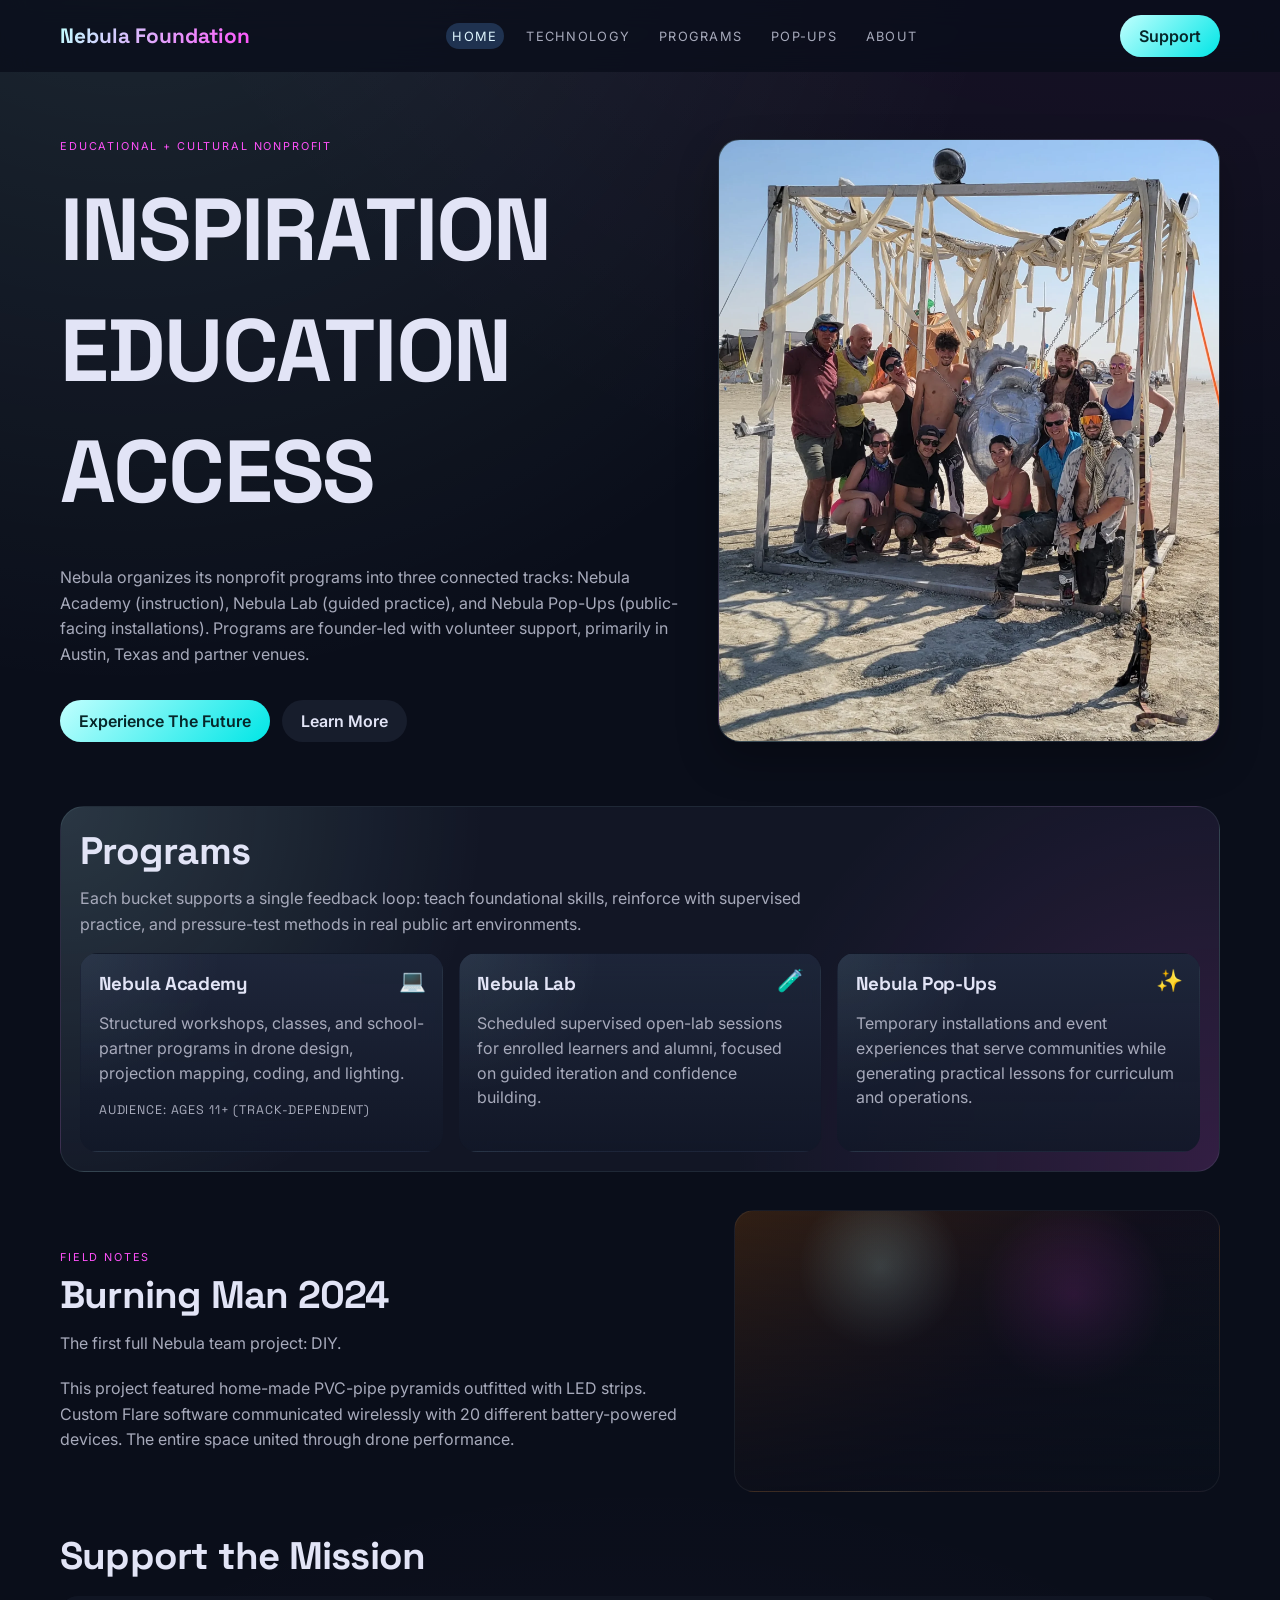
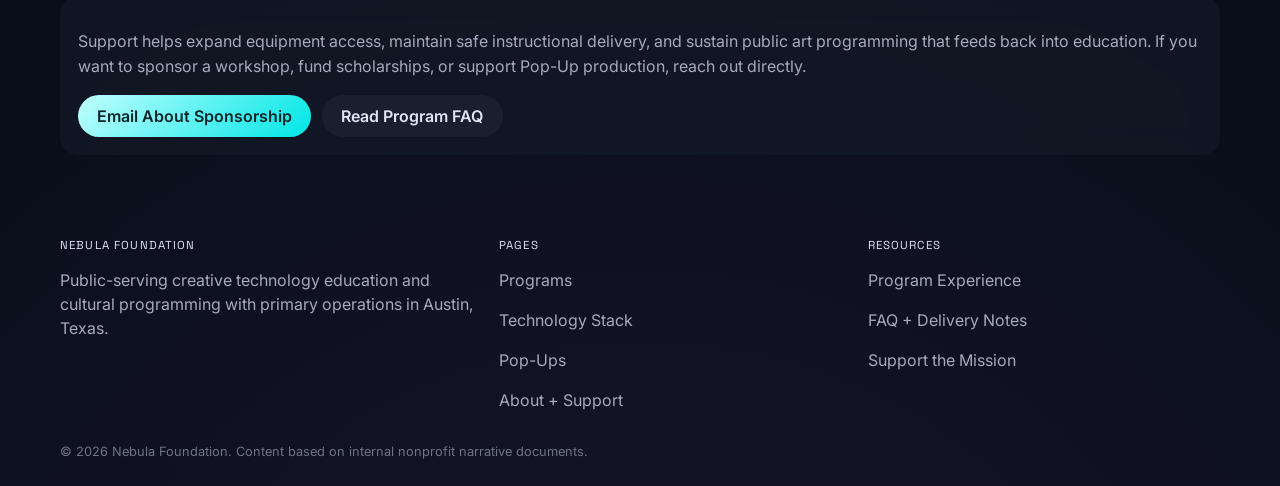
<file: index.html>
<!DOCTYPE html>
<html lang="en">
<head>
  <meta charset="utf-8"/>
  <meta name="viewport" content="width=device-width, initial-scale=1.0"/>
  <title>Nebula Foundation | Home</title>
  <link rel="preconnect" href="https://fonts.googleapis.com"/>
  <link rel="preconnect" href="https://fonts.gstatic.com" crossorigin/>
  <link href="https://fonts.googleapis.com/css2?family=Space+Grotesk:wght@400;500;600;700&family=Inter:wght@400;500;600&display=swap" rel="stylesheet"/>
  <link rel="stylesheet" href="site.css"/>
</head>
<body>
  <header class="top-nav-wrap">
    <div class="site-shell">
      <nav class="top-nav">
        <a class="brand" href="index.html">Nebula Foundation</a>
        <div class="links">
          <a class="nav-link active" href="index.html">Home</a>
          <a class="nav-link" href="technology.html">Technology</a>
          <a class="nav-link" href="education.html">Programs</a>
          <a class="nav-link" href="showcase.html">Pop-Ups</a>
          <a class="nav-link" href="about.html">About</a>
        </div>
        <a class="btn btn-primary" href="#support">Support</a>
      </nav>
      <div class="mobile-links">
        <a class="nav-link active" href="index.html">Home</a>
        <a class="nav-link" href="technology.html">Technology</a>
        <a class="nav-link" href="education.html">Programs</a>
        <a class="nav-link" href="showcase.html">Pop-Ups</a>
        <a class="nav-link" href="about.html">About</a>
      </div>
    </div>
  </header>

  <main class="site-shell">
    <section class="hero">
      <div class="hero-copy">
        <span class="kicker">Educational + Cultural Nonprofit</span>
        <h1 class="home-hero-title">
          <span
            class="hero-word hero-word-inspiration"
            onmouseenter="window.handleHeroWordEnter && window.handleHeroWordEnter(this, 'var(--tertiary)')"
            onmouseleave="window.handleHeroWordLeave && window.handleHeroWordLeave(this)"
          >INSPIRATION</span>
          <span
            class="hero-word hero-word-education"
            onmouseenter="window.handleHeroWordEnter && window.handleHeroWordEnter(this, '#7dffb3')"
            onmouseleave="window.handleHeroWordLeave && window.handleHeroWordLeave(this)"
          >EDUCATION</span>
          <span
            class="hero-word hero-word-access"
            onmouseenter="window.handleHeroWordEnter && window.handleHeroWordEnter(this, '#ff8fe8')"
            onmouseleave="window.handleHeroWordLeave && window.handleHeroWordLeave(this)"
          >ACCESS</span>
        </h1>
        <p>
          Nebula organizes its nonprofit programs into three connected tracks: Nebula Academy (instruction), Nebula Lab
          (guided practice), and Nebula Pop-Ups (public-facing installations). Programs are founder-led with volunteer support,
          primarily in Austin, Texas and partner venues.
        </p>
        <div style="display:flex;gap:0.7rem;flex-wrap:wrap;margin-top:1rem;">
          <a class="btn btn-primary" href="signup.html">Experience The Future</a>
          <a class="btn btn-secondary" href="learn-more.html">Learn More</a>
        </div>
      </div>
      <div class="hero-media">
        <img src="assets/homepage/heart-group-copy.webp" alt="Nebula group heart installation" class="hero-image" style="object-position: 58% center;"/>
      </div>
    </section>

    <section class="section">
      <div class="featured-video-card program-buckets-shell">
        <h2>Programs</h2>
        <p class="section-intro">
          Each bucket supports a single feedback loop: teach foundational skills, reinforce with supervised practice,
          and pressure-test methods in real public art environments.
        </p>
        <div class="grid grid-3 program-buckets" style="margin-top:1rem;">
          <article class="card">
            <a href="education.html#academy" class="card-link">
              <span class="bucket-icon" aria-hidden="true">&#128187;</span>
              <h3>Nebula Academy</h3>
              <p>Structured workshops, classes, and school-partner programs in drone design, projection mapping, coding, and lighting.</p>
              <p class="stat">Audience: ages 11+ (track-dependent)</p>
            </a>
          </article>
          <article class="card">
            <a href="education.html#lab" class="card-link">
              <span class="bucket-icon" aria-hidden="true">&#129514;</span>
              <h3>Nebula Lab</h3>
              <p>Scheduled supervised open-lab sessions for enrolled learners and alumni, focused on guided iteration and confidence building.</p>
            </a>
          </article>
          <article class="card">
            <a href="showcase.html" class="card-link">
              <span class="bucket-icon" aria-hidden="true">&#10024;</span>
              <h3>Nebula Pop-Ups</h3>
              <p>Temporary installations and event experiences that serve communities while generating practical lessons for curriculum and operations.</p>
            </a>
          </article>
        </div>
      </div>
    </section>

    <section class="section featured-video-section">
      <div class="featured-video-layout">
        <div class="featured-video-copy">
          <span class="kicker">Field Notes</span>
          <h2>Burning Man 2024</h2>
          <p class="section-intro">
            The first full Nebula team project: DIY.
          </p>
          <div class="featured-video-spacer" aria-hidden="true"></div>
          <p class="section-intro">
            This project featured home-made PVC-pipe pyramids outfitted with LED strips.
          </p>
          <p class="section-intro">
            Custom Flare software communicated wirelessly with 20 different battery-powered devices. The entire space united through drone performance.
          </p>
        </div>
        <div class="featured-video-embed">
          <iframe
            width="560"
            height="315"
            src="https://www.youtube.com/embed/HD0P62ivoss?si=ZEyRVCe9Pku-G-yt"
            title="Burning Man 2024 video"
            frameborder="0"
            allow="accelerometer; autoplay; clipboard-write; encrypted-media; gyroscope; picture-in-picture; web-share"
            referrerpolicy="strict-origin-when-cross-origin"
            allowfullscreen
          ></iframe>
        </div>
      </div>
    </section>

    <section class="section" id="support">
      <h2>Support the Mission</h2>
      <div class="card" style="margin-top:1rem;">
        <p>
          Support helps expand equipment access, maintain safe instructional delivery, and sustain public art programming that feeds back into education.
          If you want to sponsor a workshop, fund scholarships, or support Pop-Up production, reach out directly.
        </p>
        <div style="display:flex;gap:0.7rem;flex-wrap:wrap;margin-top:1rem;">
          <a class="btn btn-primary" href="mailto:hello@nebulacollective.org?subject=Donation%20or%20Sponsorship">Email About Sponsorship</a>
          <a class="btn btn-secondary" href="learn-more.html">Read Program FAQ</a>
        </div>
      </div>
    </section>
  </main>

  <footer>
    <div class="site-shell footer-wrap">
      <div>
        <div class="footer-title">Nebula Foundation</div>
        <p>Public-serving creative technology education and cultural programming with primary operations in Austin, Texas.</p>
      </div>
      <div>
        <div class="footer-title">Pages</div>
        <p><a href="education.html">Programs</a></p>
        <p><a href="technology.html">Technology Stack</a></p>
        <p><a href="showcase.html">Pop-Ups</a></p>
        <p><a href="about.html">About + Support</a></p>
      </div>
      <div>
        <div class="footer-title">Resources</div>
        <p><a href="experience.html">Program Experience</a></p>
        <p><a href="learn-more.html">FAQ + Delivery Notes</a></p>
        <p><a href="about.html#support">Support the Mission</a></p>
      </div>
    </div>
    <div class="site-shell meta">© 2026 Nebula Foundation. Content based on internal nonprofit narrative documents.</div>
  </footer>
  <script>
    window.handleHeroWordEnter = (element, color) => {
      element.classList.add("is-hovering");
      element.style.color = color;
      if (!element.dataset.flipped) {
        element.dataset.flipped = "true";
        element.animate(
          [
            { transform: "perspective(1000px) translateY(0) rotateX(0deg)" },
            { transform: "perspective(1000px) translateY(-0.24em) rotateX(-140deg)", offset: 0.35 },
            { transform: "perspective(1000px) translateY(-0.16em) rotateX(-260deg)", offset: 0.65 },
            { transform: "perspective(1000px) translateY(0) rotateX(-360deg)" }
          ],
          {
            duration: 950,
            easing: "cubic-bezier(0.22, 0.8, 0.28, 1)"
          }
        );
      }
    };

    window.handleHeroWordLeave = (element) => {
      element.classList.remove("is-hovering");
      element.style.color = "";
    };
  </script>
</body>
</html>
</file>
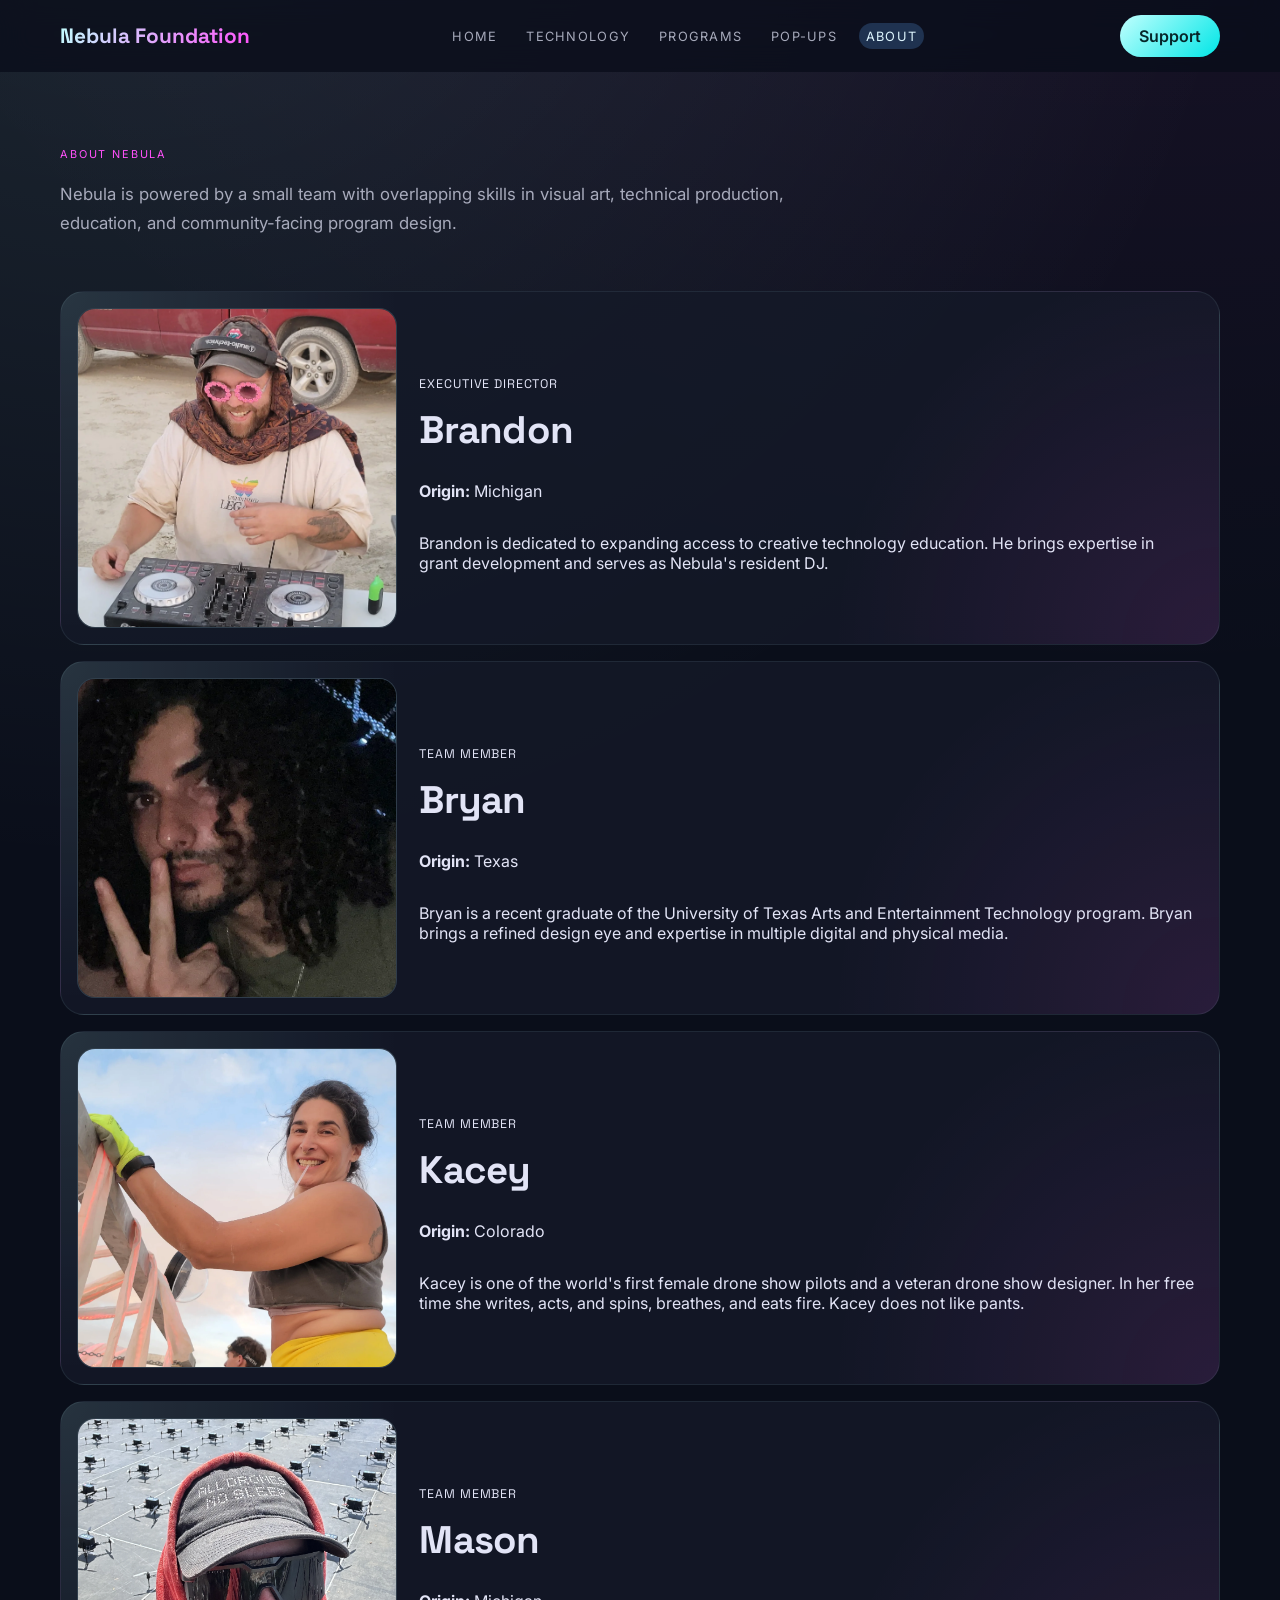
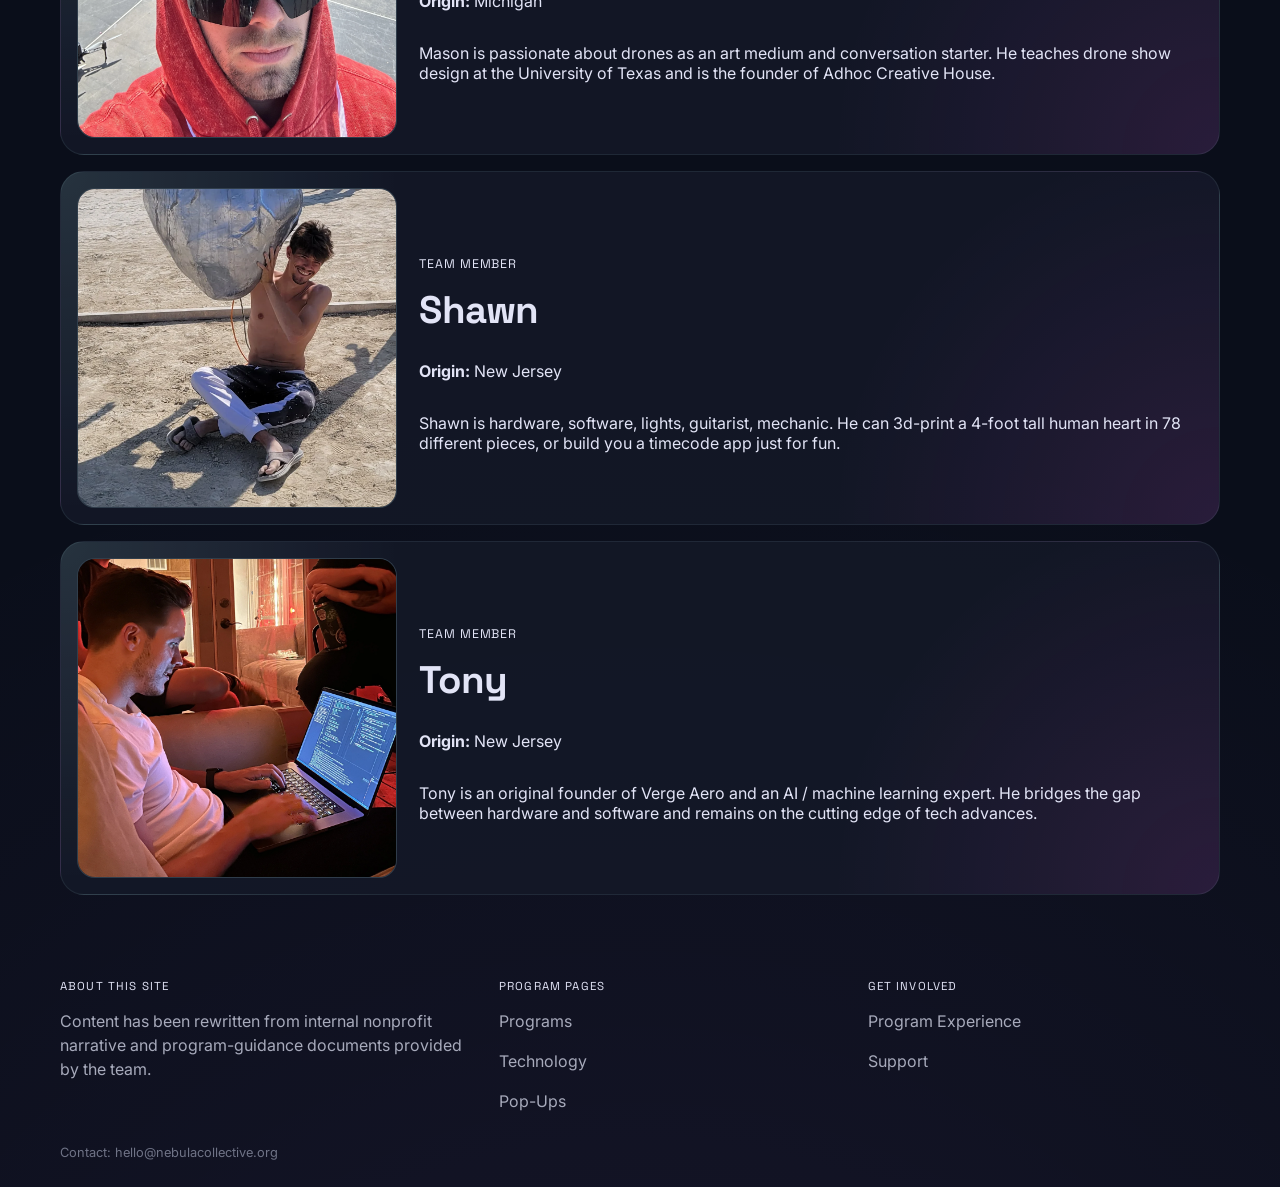
<file: about.html>
<!DOCTYPE html>
<html lang="en">
<head>
  <meta charset="utf-8"/>
  <meta name="viewport" content="width=device-width, initial-scale=1.0"/>
  <title>About | Nebula Foundation</title>
  <link rel="preconnect" href="https://fonts.googleapis.com"/>
  <link rel="preconnect" href="https://fonts.gstatic.com" crossorigin/>
  <link href="https://fonts.googleapis.com/css2?family=Space+Grotesk:wght@400;500;600;700&family=Inter:wght@400;500;600&display=swap" rel="stylesheet"/>
  <link rel="stylesheet" href="site.css"/>
</head>
<body>
  <header class="top-nav-wrap">
    <div class="site-shell">
      <nav class="top-nav">
        <a class="brand" href="index.html">Nebula Foundation</a>
        <div class="links">
          <a class="nav-link" href="index.html">Home</a>
          <a class="nav-link" href="technology.html">Technology</a>
          <a class="nav-link" href="education.html">Programs</a>
          <a class="nav-link" href="showcase.html">Pop-Ups</a>
          <a class="nav-link active" href="about.html">About</a>
        </div>
        <a class="btn btn-primary" href="index.html#support">Support</a>
      </nav>
      <div class="mobile-links">
        <a class="nav-link" href="index.html">Home</a>
        <a class="nav-link" href="technology.html">Technology</a>
        <a class="nav-link" href="education.html">Programs</a>
        <a class="nav-link" href="showcase.html">Pop-Ups</a>
        <a class="nav-link active" href="about.html">About</a>
      </div>
    </div>
  </header>

  <main class="site-shell">
    <section class="about-hero">
      <span class="kicker">About Nebula</span>
      <p class="about-subhead">
        Nebula is powered by a small team with overlapping skills in visual art, technical production, education, and community-facing program design.
      </p>
    </section>

    <section class="section">
      <div class="about-grid">
        <article class="about-person">
          <div class="about-photo-slot">
            <img src="assets/about/brandon.webp" alt="Portrait of Brandon" class="about-photo"/>
          </div>
          <div class="about-bio">
            <p class="stat">Executive Director</p>
            <h2>Brandon</h2>
            <p><strong>Origin:</strong> Michigan</p>
            <p>Brandon is dedicated to expanding access to creative technology education. He brings expertise in grant development and serves as Nebula's resident DJ.</p>
          </div>
        </article>

        <article class="about-person">
          <div class="about-photo-slot">
            <img src="assets/about/bryan.webp" alt="Portrait of Bryan" class="about-photo"/>
          </div>
          <div class="about-bio">
            <p class="stat">Team Member</p>
            <h2>Bryan</h2>
            <p><strong>Origin:</strong> Texas</p>
            <p>Bryan is a recent graduate of the University of Texas Arts and Entertainment Technology program. Bryan brings a refined design eye and expertise in multiple digital and physical media.</p>
          </div>
        </article>

        <article class="about-person">
          <div class="about-photo-slot">
            <img src="assets/about/kacey.webp" alt="Portrait of Kacey" class="about-photo"/>
          </div>
          <div class="about-bio">
            <p class="stat">Team Member</p>
            <h2>Kacey</h2>
            <p><strong>Origin:</strong> Colorado</p>
            <p>Kacey is one of the world's first female drone show pilots and a veteran drone show designer. In her free time she writes, acts, and spins, breathes, and eats fire. Kacey does not like pants.</p>
          </div>
        </article>

        <article class="about-person">
          <div class="about-photo-slot">
            <img src="assets/about/mason.webp" alt="Portrait of Mason" class="about-photo"/>
          </div>
          <div class="about-bio">
            <p class="stat">Team Member</p>
            <h2>Mason</h2>
            <p><strong>Origin:</strong> Michigan</p>
            <p>Mason is passionate about drones as an art medium and conversation starter. He teaches drone show design at the University of Texas and is the founder of Adhoc Creative House.</p>
          </div>
        </article>

        <article class="about-person">
          <div class="about-photo-slot">
            <img src="assets/about/shawn.webp" alt="Portrait of Shawn" class="about-photo"/>
          </div>
          <div class="about-bio">
            <p class="stat">Team Member</p>
            <h2>Shawn</h2>
            <p><strong>Origin:</strong> New Jersey</p>
            <p>Shawn is hardware, software, lights, guitarist, mechanic. He can 3d-print a 4-foot tall human heart in 78 different pieces, or build you a timecode app just for fun.</p>
          </div>
        </article>

        <article class="about-person">
          <div class="about-photo-slot">
            <img src="assets/about/tony.webp" alt="Portrait of Tony" class="about-photo"/>
          </div>
          <div class="about-bio">
            <p class="stat">Team Member</p>
            <h2>Tony</h2>
            <p><strong>Origin:</strong> New Jersey</p>
            <p>Tony is an original founder of Verge Aero and an AI / machine learning expert. He bridges the gap between hardware and software and remains on the cutting edge of tech advances.</p>
          </div>
        </article>
      </div>
    </section>
  </main>

  <footer>
    <div class="site-shell footer-wrap">
      <div>
        <div class="footer-title">About This Site</div>
        <p>Content has been rewritten from internal nonprofit narrative and program-guidance documents provided by the team.</p>
      </div>
      <div>
        <div class="footer-title">Program Pages</div>
        <p><a href="education.html">Programs</a></p>
        <p><a href="technology.html">Technology</a></p>
        <p><a href="showcase.html">Pop-Ups</a></p>
      </div>
      <div>
        <div class="footer-title">Get Involved</div>
        <p><a href="experience.html">Program Experience</a></p>
        <p><a href="index.html#support">Support</a></p>
      </div>
    </div>
    <div class="site-shell meta">Contact: hello@nebulacollective.org</div>
  </footer>
</body>
</html>
</file>
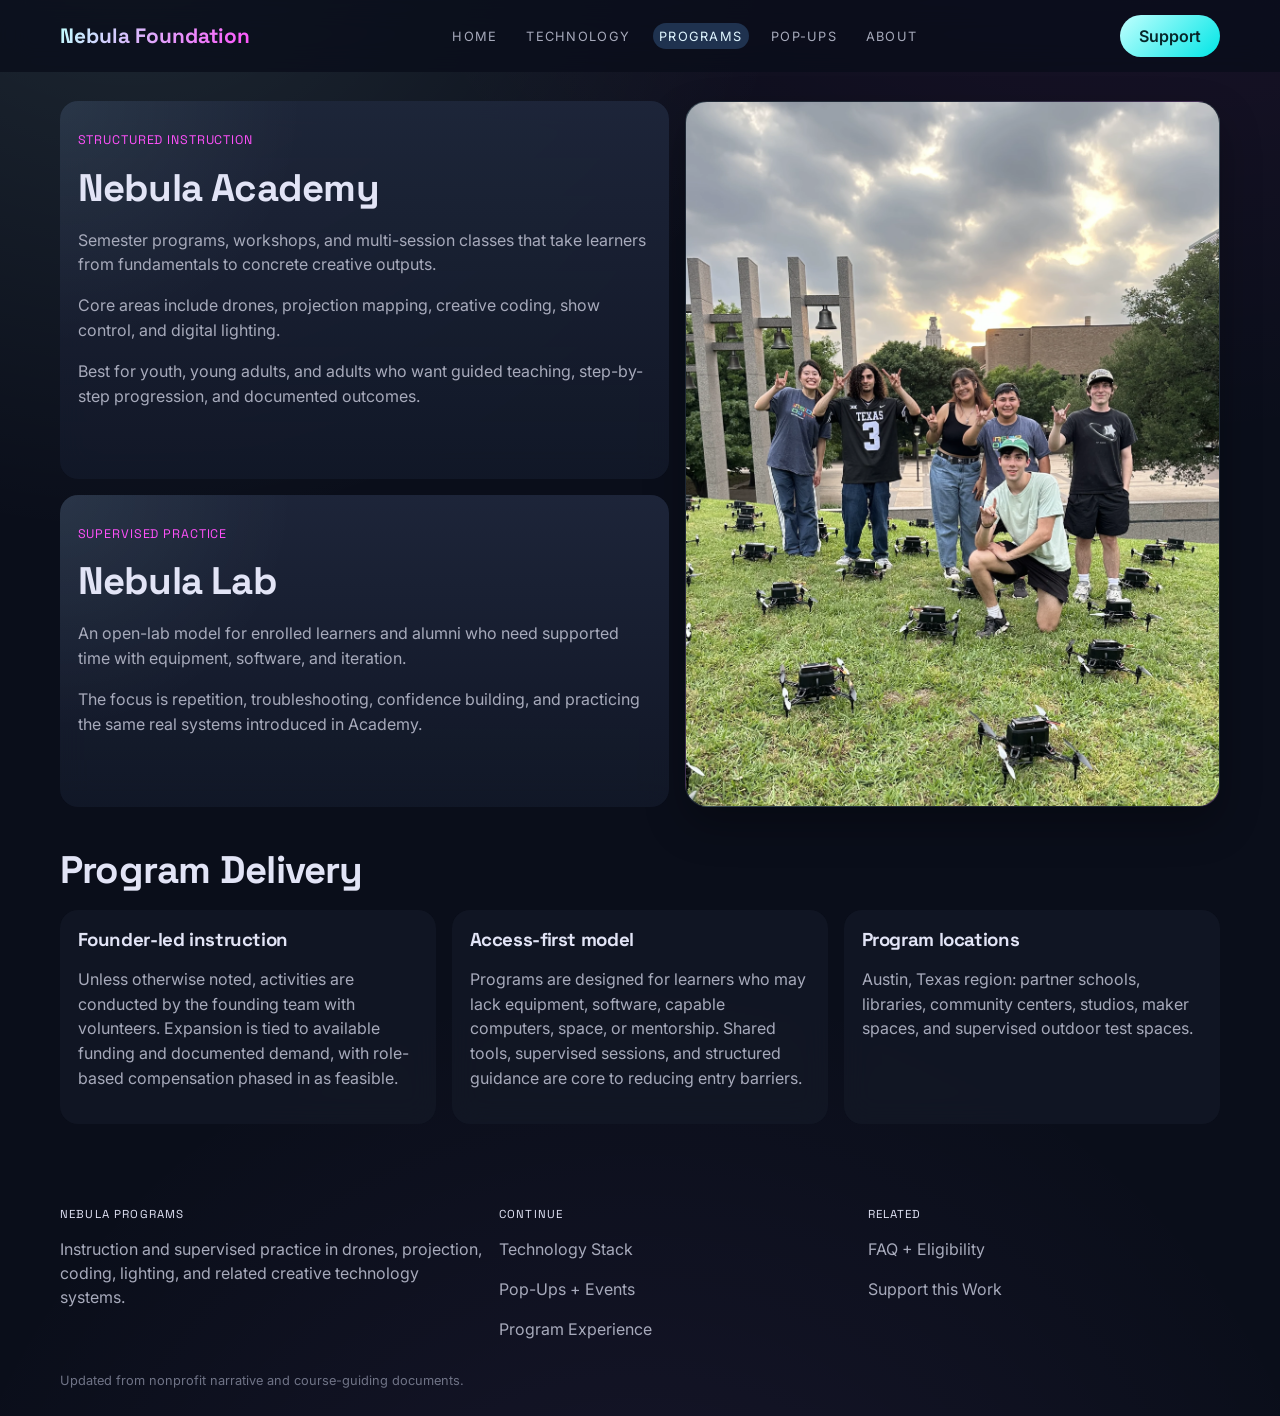
<file: education.html>
<!DOCTYPE html>
<html lang="en">
<head>
  <meta charset="utf-8"/>
  <meta name="viewport" content="width=device-width, initial-scale=1.0"/>
  <title>Nebula Programs | Education</title>
  <link rel="preconnect" href="https://fonts.googleapis.com"/>
  <link rel="preconnect" href="https://fonts.gstatic.com" crossorigin/>
  <link href="https://fonts.googleapis.com/css2?family=Space+Grotesk:wght@400;500;600;700&family=Inter:wght@400;500;600&display=swap" rel="stylesheet"/>
  <link rel="stylesheet" href="site.css"/>
</head>
<body>
  <header class="top-nav-wrap">
    <div class="site-shell">
      <nav class="top-nav">
        <a class="brand" href="index.html">Nebula Foundation</a>
        <div class="links">
          <a class="nav-link" href="index.html">Home</a>
          <a class="nav-link" href="technology.html">Technology</a>
          <a class="nav-link active" href="education.html">Programs</a>
          <a class="nav-link" href="showcase.html">Pop-Ups</a>
          <a class="nav-link" href="about.html">About</a>
        </div>
        <a class="btn btn-primary" href="about.html#support">Support</a>
      </nav>
      <div class="mobile-links">
        <a class="nav-link" href="index.html">Home</a>
        <a class="nav-link" href="technology.html">Technology</a>
        <a class="nav-link active" href="education.html">Programs</a>
        <a class="nav-link" href="showcase.html">Pop-Ups</a>
        <a class="nav-link" href="about.html">About</a>
      </div>
    </div>
  </header>

  <main class="site-shell">
    <section class="section">
      <div class="programs-top">
        <div class="program-overview-stack">
          <article class="card" id="academy">
            <p class="stat" style="color: var(--secondary);">Structured instruction</p>
            <h2>Nebula Academy</h2>
            <p>Semester programs, workshops, and multi-session classes that take learners from fundamentals to concrete creative outputs.</p>
            <p>Core areas include drones, projection mapping, creative coding, show control, and digital lighting.</p>
            <p>Best for youth, young adults, and adults who want guided teaching, step-by-step progression, and documented outcomes.</p>
          </article>
          <article class="card" id="lab">
            <p class="stat" style="color: var(--secondary);">Supervised practice</p>
            <h2>Nebula Lab</h2>
            <p>An open-lab model for enrolled learners and alumni who need supported time with equipment, software, and iteration.</p>
            <p>The focus is repetition, troubleshooting, confidence building, and practicing the same real systems introduced in Academy.</p>
          </article>
        </div>
        <div class="programs-image-panel">
          <img src="assets/programs/ut-students.webp" alt="UT students participating in a Nebula program" class="programs-image"/>
        </div>
      </div>
    </section>

    <section class="section">
      <h2>Program Delivery</h2>
      <div class="grid grid-3" style="margin-top:1rem;">
        <article class="card">
          <h3>Founder-led instruction</h3>
          <p>Unless otherwise noted, activities are conducted by the founding team with volunteers. Expansion is tied to available funding
            and documented demand, with role-based compensation phased in as feasible.</p>
        </article>
        <article class="card">
          <h3>Access-first model</h3>
          <p>Programs are designed for learners who may lack equipment, software, capable computers, space, or mentorship. Shared tools,
            supervised sessions, and structured guidance are core to reducing entry barriers.</p>
        </article>
        <article class="card">
          <h3>Program locations</h3>
          <p>Austin, Texas region: partner schools, libraries, community centers, studios, maker spaces, and supervised outdoor test spaces.</p>
        </article>
      </div>
    </section>
  </main>

  <footer>
    <div class="site-shell footer-wrap">
      <div>
        <div class="footer-title">Nebula Programs</div>
        <p>Instruction and supervised practice in drones, projection, coding, lighting, and related creative technology systems.</p>
      </div>
      <div>
        <div class="footer-title">Continue</div>
        <p><a href="technology.html">Technology Stack</a></p>
        <p><a href="showcase.html">Pop-Ups + Events</a></p>
        <p><a href="experience.html">Program Experience</a></p>
      </div>
      <div>
        <div class="footer-title">Related</div>
        <p><a href="learn-more.html">FAQ + Eligibility</a></p>
        <p><a href="about.html#support">Support this Work</a></p>
      </div>
    </div>
    <div class="site-shell meta">Updated from nonprofit narrative and course-guiding documents.</div>
  </footer>
</body>
</html>
</file>
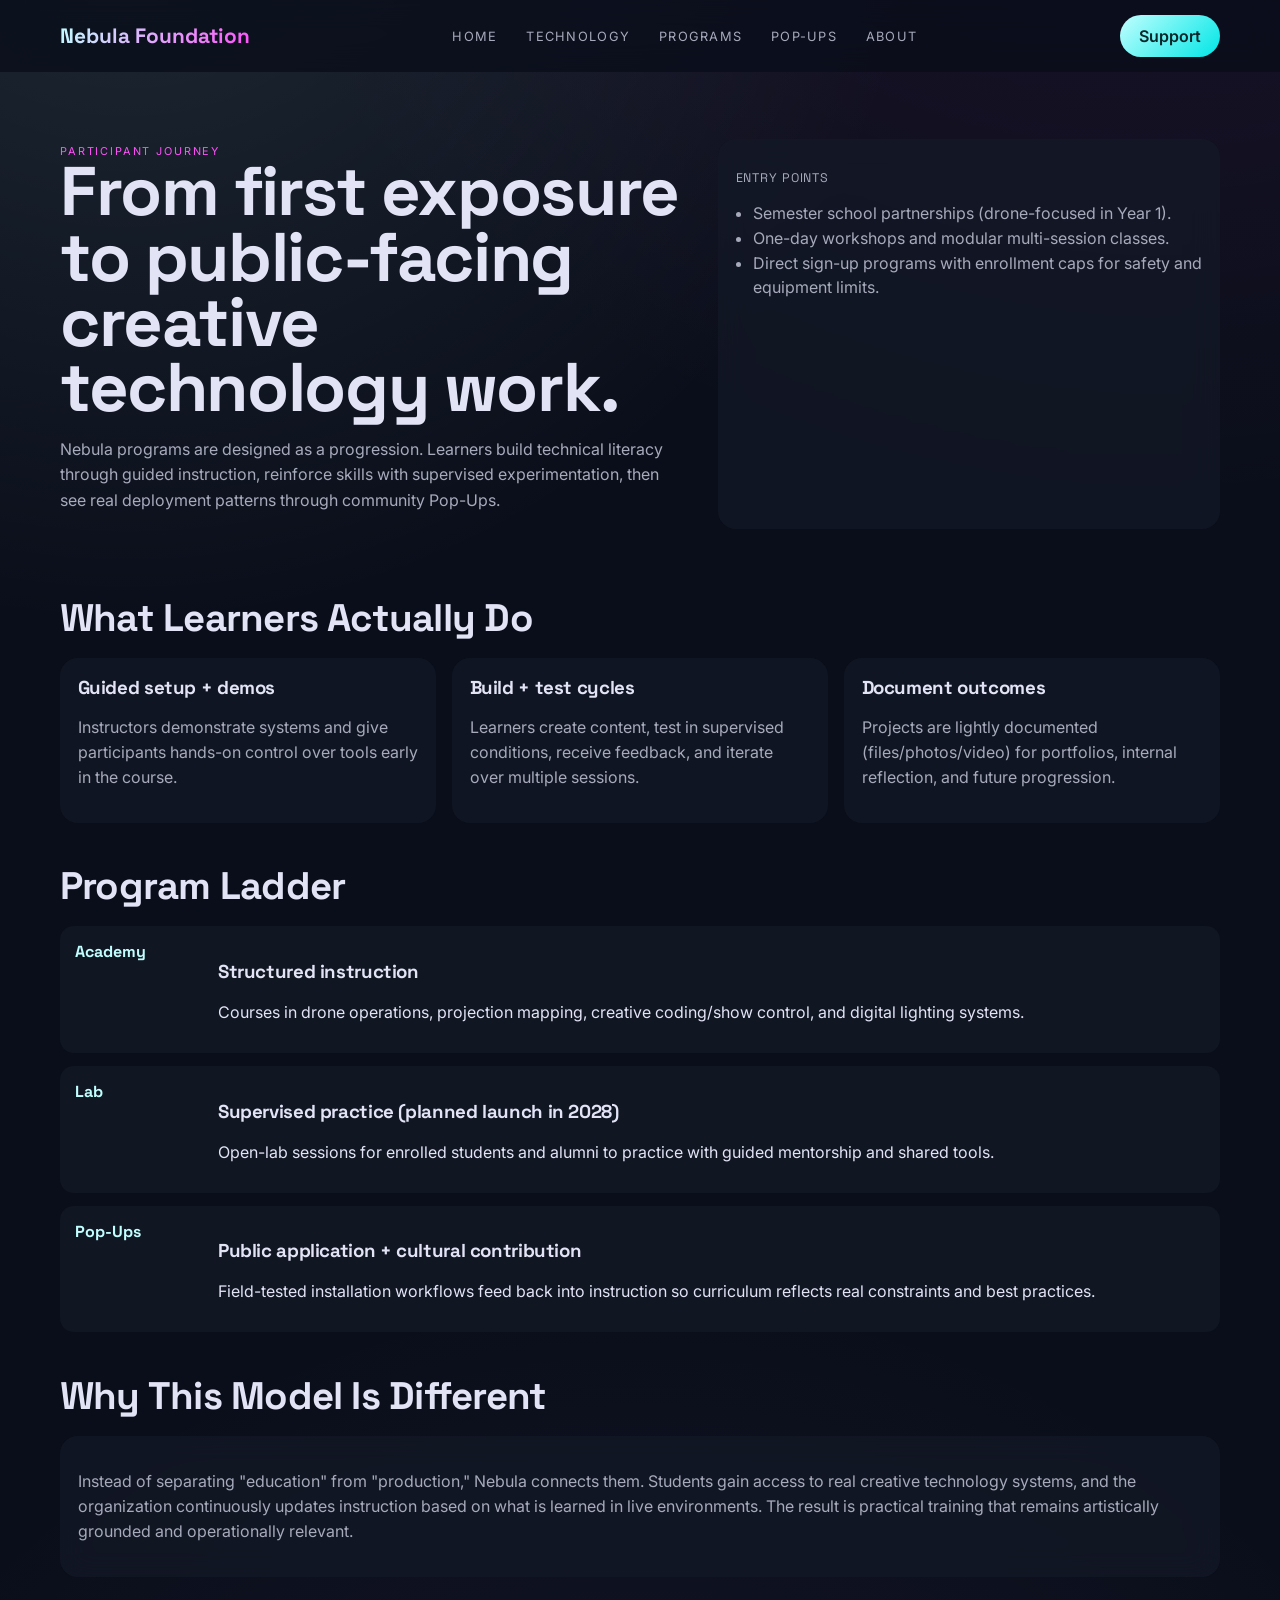
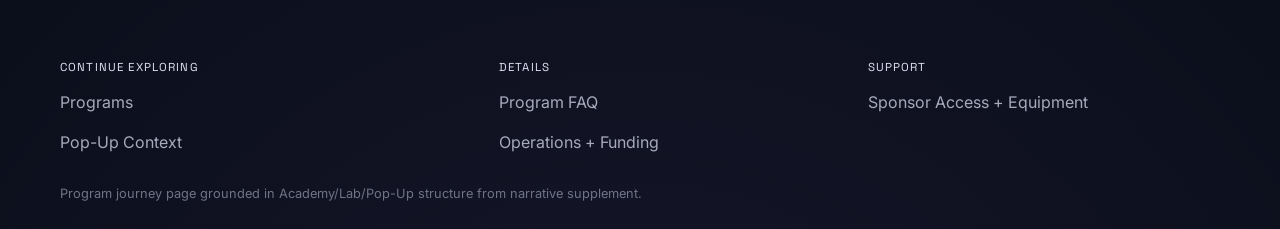
<file: experience.html>
<!DOCTYPE html>
<html lang="en">
<head>
  <meta charset="utf-8"/>
  <meta name="viewport" content="width=device-width, initial-scale=1.0"/>
  <title>Program Experience | Nebula Foundation</title>
  <link rel="preconnect" href="https://fonts.googleapis.com"/>
  <link rel="preconnect" href="https://fonts.gstatic.com" crossorigin/>
  <link href="https://fonts.googleapis.com/css2?family=Space+Grotesk:wght@400;500;600;700&family=Inter:wght@400;500;600&display=swap" rel="stylesheet"/>
  <link rel="stylesheet" href="site.css"/>
</head>
<body>
  <header class="top-nav-wrap">
    <div class="site-shell">
      <nav class="top-nav">
        <a class="brand" href="index.html">Nebula Foundation</a>
        <div class="links">
          <a class="nav-link" href="index.html">Home</a>
          <a class="nav-link" href="technology.html">Technology</a>
          <a class="nav-link" href="education.html">Programs</a>
          <a class="nav-link" href="showcase.html">Pop-Ups</a>
          <a class="nav-link" href="about.html">About</a>
        </div>
        <a class="btn btn-primary" href="about.html#support">Support</a>
      </nav>
      <div class="mobile-links">
        <a class="nav-link" href="index.html">Home</a>
        <a class="nav-link" href="technology.html">Technology</a>
        <a class="nav-link" href="education.html">Programs</a>
        <a class="nav-link" href="showcase.html">Pop-Ups</a>
        <a class="nav-link" href="about.html">About</a>
      </div>
    </div>
  </header>

  <main class="site-shell">
    <section class="hero">
      <div>
        <span class="kicker">Participant Journey</span>
        <h1>From first exposure to public-facing creative technology work.</h1>
        <p>
          Nebula programs are designed as a progression. Learners build technical literacy through guided instruction, reinforce skills
          with supervised experimentation, then see real deployment patterns through community Pop-Ups.
        </p>
      </div>
      <div class="card">
        <p class="stat">Entry Points</p>
        <ul>
          <li>Semester school partnerships (drone-focused in Year 1).</li>
          <li>One-day workshops and modular multi-session classes.</li>
          <li>Direct sign-up programs with enrollment caps for safety and equipment limits.</li>
        </ul>
      </div>
    </section>

    <section class="section">
      <h2>What Learners Actually Do</h2>
      <div class="grid grid-3" style="margin-top:1rem;">
        <article class="card">
          <h3>Guided setup + demos</h3>
          <p>Instructors demonstrate systems and give participants hands-on control over tools early in the course.</p>
        </article>
        <article class="card">
          <h3>Build + test cycles</h3>
          <p>Learners create content, test in supervised conditions, receive feedback, and iterate over multiple sessions.</p>
        </article>
        <article class="card">
          <h3>Document outcomes</h3>
          <p>Projects are lightly documented (files/photos/video) for portfolios, internal reflection, and future progression.</p>
        </article>
      </div>
    </section>

    <section class="section">
      <h2>Program Ladder</h2>
      <div class="timeline" style="margin-top:1rem;">
        <div class="row">
          <div class="year">Academy</div>
          <div>
            <h3>Structured instruction</h3>
            <p>Courses in drone operations, projection mapping, creative coding/show control, and digital lighting systems.</p>
          </div>
        </div>
        <div class="row">
          <div class="year">Lab</div>
          <div>
            <h3>Supervised practice (planned launch in 2028)</h3>
            <p>Open-lab sessions for enrolled students and alumni to practice with guided mentorship and shared tools.</p>
          </div>
        </div>
        <div class="row">
          <div class="year">Pop-Ups</div>
          <div>
            <h3>Public application + cultural contribution</h3>
            <p>Field-tested installation workflows feed back into instruction so curriculum reflects real constraints and best practices.</p>
          </div>
        </div>
      </div>
    </section>

    <section class="section">
      <h2>Why This Model Is Different</h2>
      <div class="card" style="margin-top:1rem;">
        <p>
          Instead of separating "education" from "production," Nebula connects them. Students gain access to real creative technology systems,
          and the organization continuously updates instruction based on what is learned in live environments. The result is practical training
          that remains artistically grounded and operationally relevant.
        </p>
      </div>
    </section>
  </main>

  <footer>
    <div class="site-shell footer-wrap">
      <div>
        <div class="footer-title">Continue Exploring</div>
        <p><a href="education.html">Programs</a></p>
        <p><a href="showcase.html">Pop-Up Context</a></p>
      </div>
      <div>
        <div class="footer-title">Details</div>
        <p><a href="learn-more.html">Program FAQ</a></p>
        <p><a href="about.html">Operations + Funding</a></p>
      </div>
      <div>
        <div class="footer-title">Support</div>
        <p><a href="about.html#support">Sponsor Access + Equipment</a></p>
      </div>
    </div>
    <div class="site-shell meta">Program journey page grounded in Academy/Lab/Pop-Up structure from narrative supplement.</div>
  </footer>
</body>
</html>
</file>
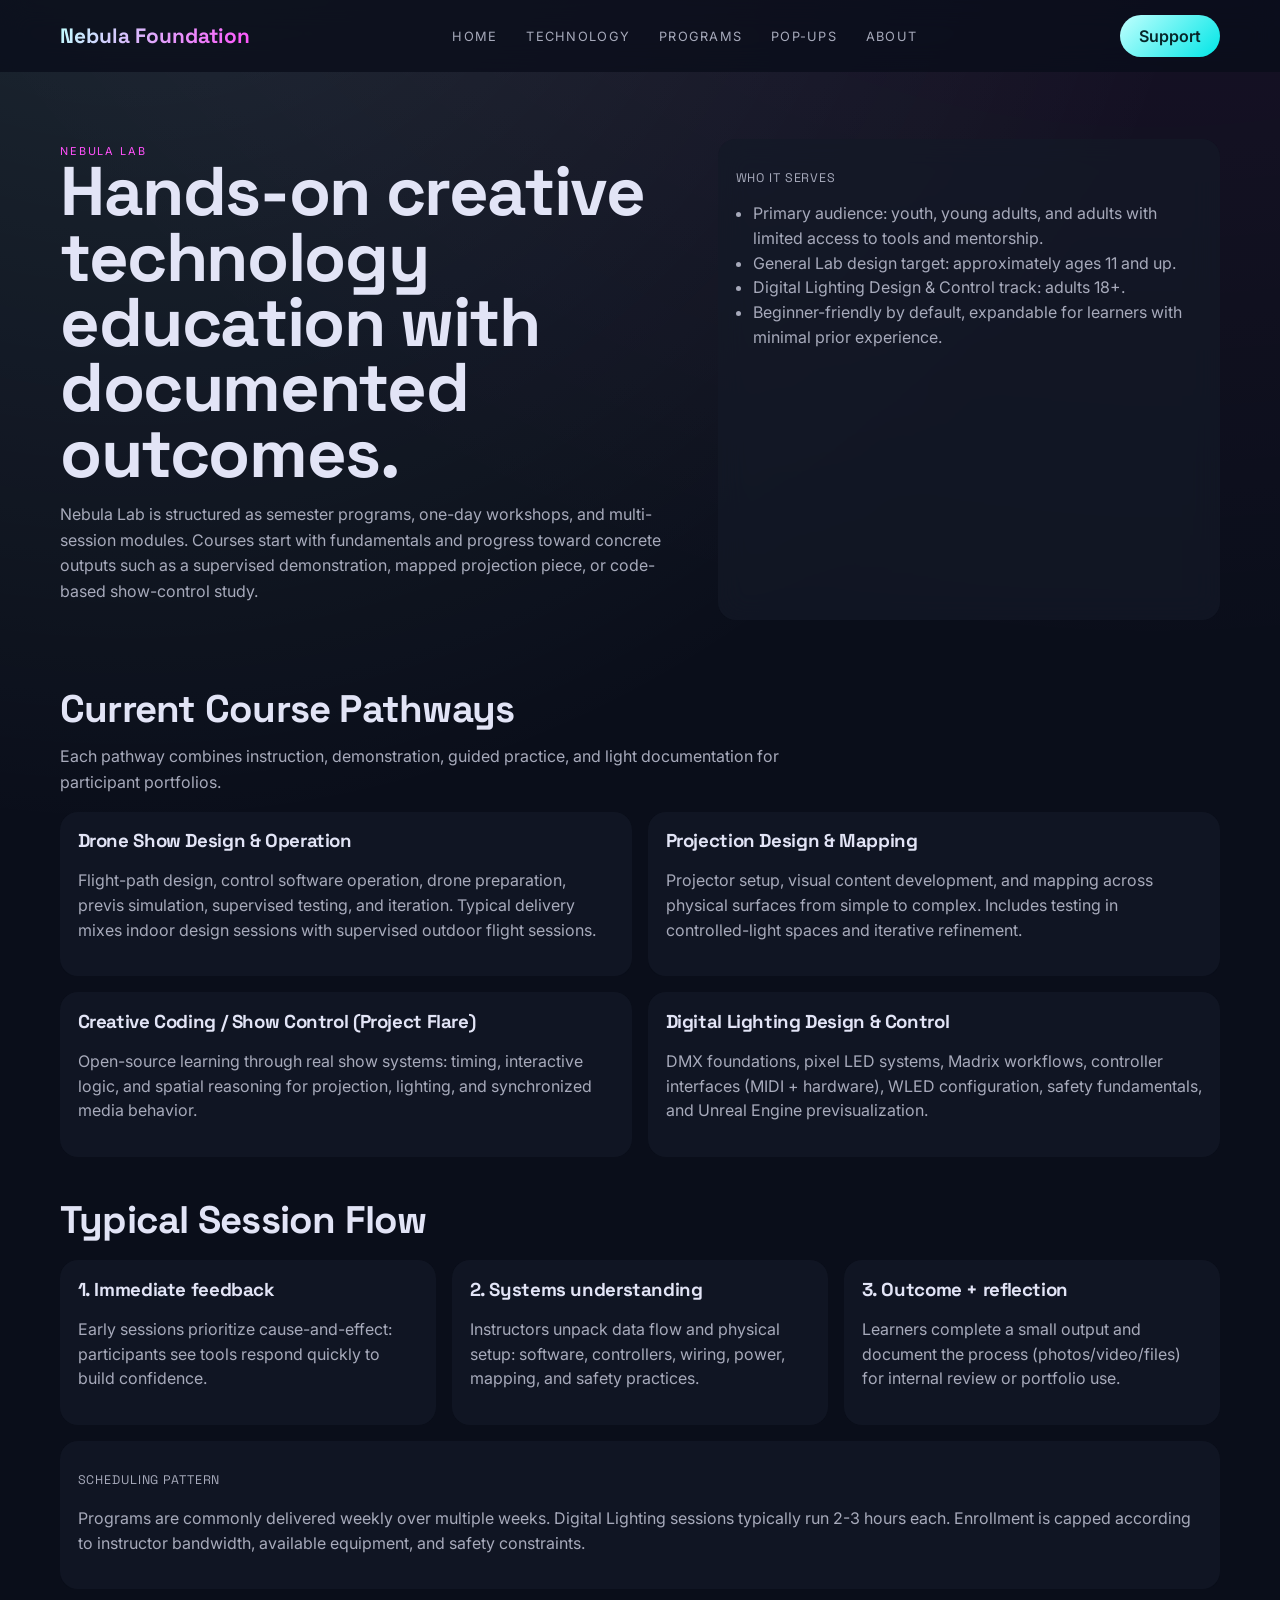
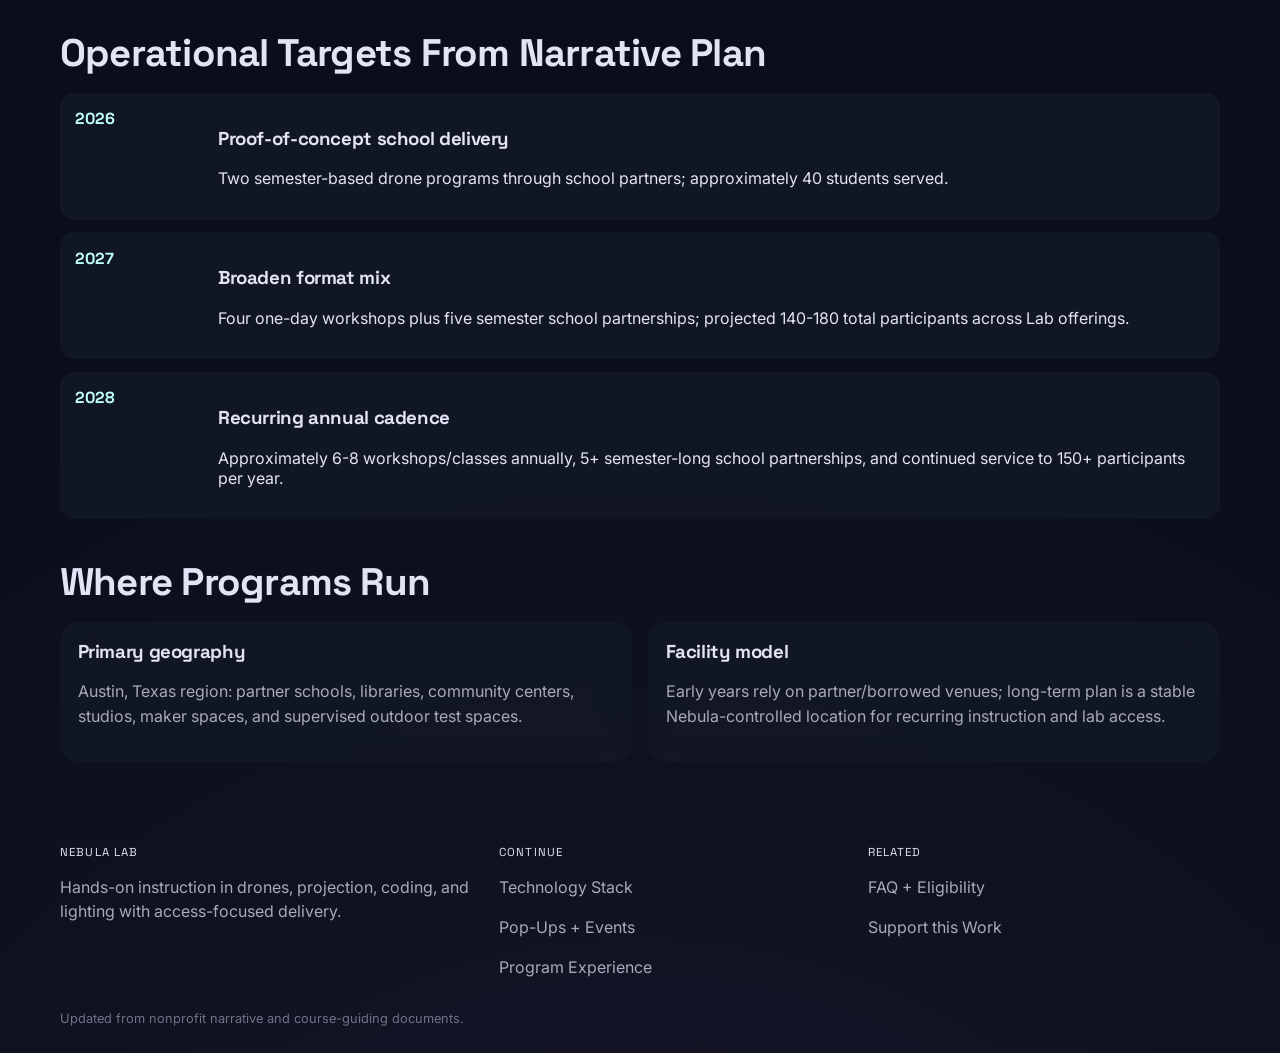
<file: lab.html>
<!DOCTYPE html>
<html lang="en">
<head>
  <meta charset="utf-8"/>
  <meta name="viewport" content="width=device-width, initial-scale=1.0"/>
  <title>Nebula Lab | Education</title>
  <link rel="preconnect" href="https://fonts.googleapis.com"/>
  <link rel="preconnect" href="https://fonts.gstatic.com" crossorigin/>
  <link href="https://fonts.googleapis.com/css2?family=Space+Grotesk:wght@400;500;600;700&family=Inter:wght@400;500;600&display=swap" rel="stylesheet"/>
  <link rel="stylesheet" href="site.css"/>
</head>
<body>
  <header class="top-nav-wrap">
    <div class="site-shell">
      <nav class="top-nav">
        <a class="brand" href="index.html">Nebula Foundation</a>
        <div class="links">
          <a class="nav-link" href="index.html">Home</a>
          <a class="nav-link" href="technology.html">Technology</a>
          <a class="nav-link" href="education.html">Programs</a>
          <a class="nav-link" href="showcase.html">Pop-Ups</a>
          <a class="nav-link" href="about.html">About</a>
        </div>
        <a class="btn btn-primary" href="about.html#support">Support</a>
      </nav>
      <div class="mobile-links">
        <a class="nav-link" href="index.html">Home</a>
        <a class="nav-link" href="technology.html">Technology</a>
        <a class="nav-link" href="education.html">Programs</a>
        <a class="nav-link" href="showcase.html">Pop-Ups</a>
        <a class="nav-link" href="about.html">About</a>
      </div>
    </div>
  </header>

  <main class="site-shell">
    <section class="hero">
      <div>
        <span class="kicker">Nebula Lab</span>
        <h1>Hands-on creative technology education with documented outcomes.</h1>
        <p>
          Nebula Lab is structured as semester programs, one-day workshops, and multi-session modules. Courses start with
          fundamentals and progress toward concrete outputs such as a supervised demonstration, mapped projection piece, or code-based show-control study.
        </p>
      </div>
      <div class="card">
        <p class="stat">Who It Serves</p>
        <ul>
          <li>Primary audience: youth, young adults, and adults with limited access to tools and mentorship.</li>
          <li>General Lab design target: approximately ages 11 and up.</li>
          <li>Digital Lighting Design &amp; Control track: adults 18+.</li>
          <li>Beginner-friendly by default, expandable for learners with minimal prior experience.</li>
        </ul>
      </div>
    </section>

    <section class="section">
      <h2>Current Course Pathways</h2>
      <p class="section-intro">Each pathway combines instruction, demonstration, guided practice, and light documentation for participant portfolios.</p>
      <div class="grid grid-2" style="margin-top:1rem;">
        <article class="card">
          <h3>Drone Show Design &amp; Operation</h3>
          <p>Flight-path design, control software operation, drone preparation, previs simulation, supervised testing, and iteration. Typical delivery mixes indoor design sessions with supervised outdoor flight sessions.</p>
        </article>
        <article class="card">
          <h3>Projection Design &amp; Mapping</h3>
          <p>Projector setup, visual content development, and mapping across physical surfaces from simple to complex. Includes testing in controlled-light spaces and iterative refinement.</p>
        </article>
        <article class="card">
          <h3>Creative Coding / Show Control (Project Flare)</h3>
          <p>Open-source learning through real show systems: timing, interactive logic, and spatial reasoning for projection, lighting, and synchronized media behavior.</p>
        </article>
        <article class="card">
          <h3>Digital Lighting Design &amp; Control</h3>
          <p>DMX foundations, pixel LED systems, Madrix workflows, controller interfaces (MIDI + hardware), WLED configuration, safety fundamentals, and Unreal Engine previsualization.</p>
        </article>
      </div>
    </section>

    <section class="section">
      <h2>Typical Session Flow</h2>
      <div class="grid grid-3" style="margin-top:1rem;">
        <article class="card">
          <h3>1. Immediate feedback</h3>
          <p>Early sessions prioritize cause-and-effect: participants see tools respond quickly to build confidence.</p>
        </article>
        <article class="card">
          <h3>2. Systems understanding</h3>
          <p>Instructors unpack data flow and physical setup: software, controllers, wiring, power, mapping, and safety practices.</p>
        </article>
        <article class="card">
          <h3>3. Outcome + reflection</h3>
          <p>Learners complete a small output and document the process (photos/video/files) for internal review or portfolio use.</p>
        </article>
      </div>
      <div class="card" style="margin-top:1rem;">
        <p class="stat">Scheduling pattern</p>
        <p>Programs are commonly delivered weekly over multiple weeks. Digital Lighting sessions typically run 2-3 hours each.
          Enrollment is capped according to instructor bandwidth, available equipment, and safety constraints.</p>
      </div>
    </section>

    <section class="section">
      <h2>Operational Targets From Narrative Plan</h2>
      <div class="timeline" style="margin-top:1rem;">
        <div class="row">
          <div class="year">2026</div>
          <div>
            <h3>Proof-of-concept school delivery</h3>
            <p>Two semester-based drone programs through school partners; approximately 40 students served.</p>
          </div>
        </div>
        <div class="row">
          <div class="year">2027</div>
          <div>
            <h3>Broaden format mix</h3>
            <p>Four one-day workshops plus five semester school partnerships; projected 140-180 total participants across Lab offerings.</p>
          </div>
        </div>
        <div class="row">
          <div class="year">2028</div>
          <div>
            <h3>Recurring annual cadence</h3>
            <p>Approximately 6-8 workshops/classes annually, 5+ semester-long school partnerships, and continued service to 150+ participants per year.</p>
          </div>
        </div>
      </div>
    </section>

    <section class="section">
      <h2>Where Programs Run</h2>
      <div class="grid grid-2" style="margin-top:1rem;">
        <article class="card">
          <h3>Primary geography</h3>
          <p>Austin, Texas region: partner schools, libraries, community centers, studios, maker spaces, and supervised outdoor test spaces.</p>
        </article>
        <article class="card">
          <h3>Facility model</h3>
          <p>Early years rely on partner/borrowed venues; long-term plan is a stable Nebula-controlled location for recurring instruction and lab access.</p>
        </article>
      </div>
    </section>
  </main>

  <footer>
    <div class="site-shell footer-wrap">
      <div>
        <div class="footer-title">Nebula Lab</div>
        <p>Hands-on instruction in drones, projection, coding, and lighting with access-focused delivery.</p>
      </div>
      <div>
        <div class="footer-title">Continue</div>
        <p><a href="technology.html">Technology Stack</a></p>
        <p><a href="showcase.html">Pop-Ups + Events</a></p>
        <p><a href="experience.html">Program Experience</a></p>
      </div>
      <div>
        <div class="footer-title">Related</div>
        <p><a href="learn-more.html">FAQ + Eligibility</a></p>
        <p><a href="about.html#support">Support this Work</a></p>
      </div>
    </div>
    <div class="site-shell meta">Updated from nonprofit narrative and course-guiding documents.</div>
  </footer>
</body>
</html>
</file>
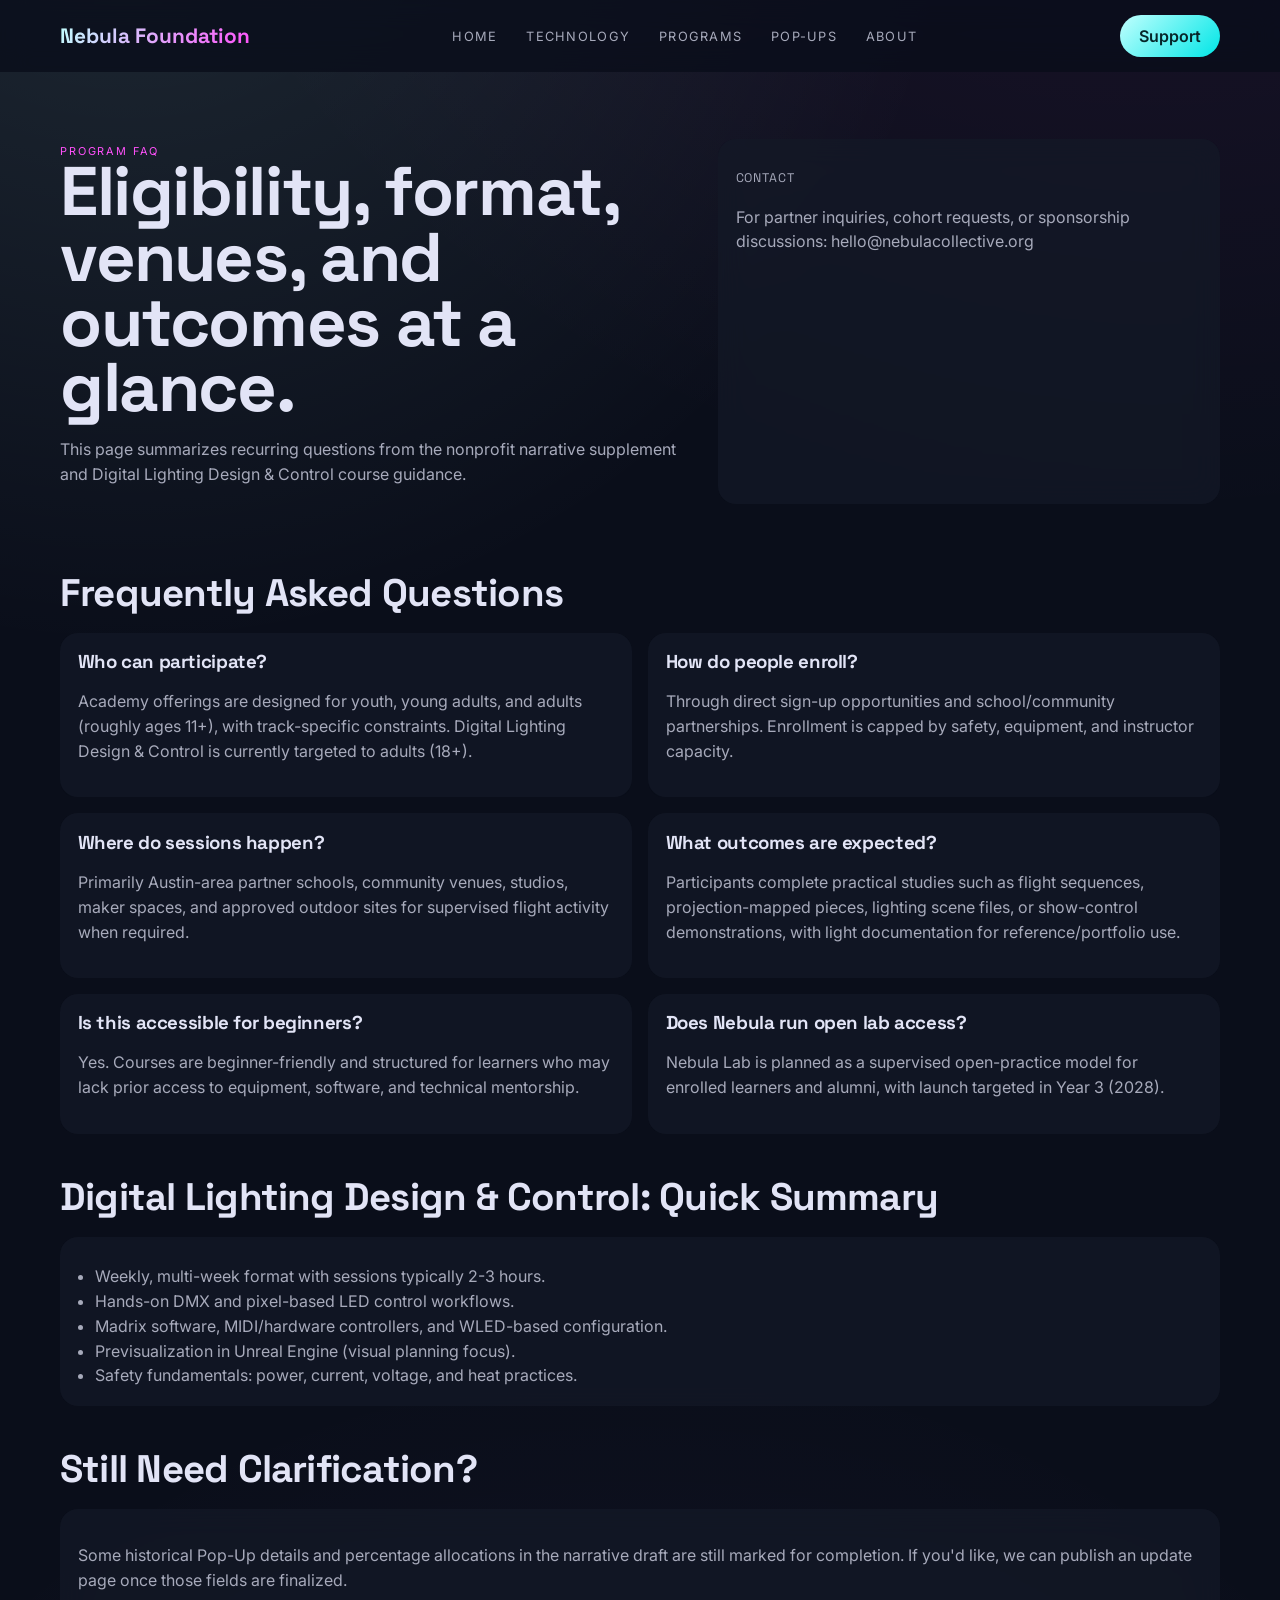
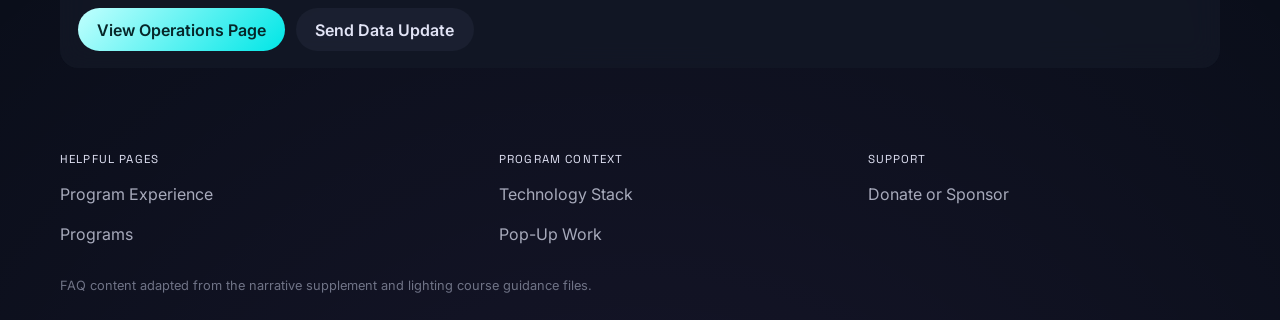
<file: learn-more.html>
<!DOCTYPE html>
<html lang="en">
<head>
  <meta charset="utf-8"/>
  <meta name="viewport" content="width=device-width, initial-scale=1.0"/>
  <title>Learn More | Nebula Foundation</title>
  <link rel="preconnect" href="https://fonts.googleapis.com"/>
  <link rel="preconnect" href="https://fonts.gstatic.com" crossorigin/>
  <link href="https://fonts.googleapis.com/css2?family=Space+Grotesk:wght@400;500;600;700&family=Inter:wght@400;500;600&display=swap" rel="stylesheet"/>
  <link rel="stylesheet" href="site.css"/>
</head>
<body>
  <header class="top-nav-wrap">
    <div class="site-shell">
      <nav class="top-nav">
        <a class="brand" href="index.html">Nebula Foundation</a>
        <div class="links">
          <a class="nav-link" href="index.html">Home</a>
          <a class="nav-link" href="technology.html">Technology</a>
          <a class="nav-link" href="education.html">Programs</a>
          <a class="nav-link" href="showcase.html">Pop-Ups</a>
          <a class="nav-link" href="about.html">About</a>
        </div>
        <a class="btn btn-primary" href="about.html#support">Support</a>
      </nav>
      <div class="mobile-links">
        <a class="nav-link" href="index.html">Home</a>
        <a class="nav-link" href="technology.html">Technology</a>
        <a class="nav-link" href="education.html">Programs</a>
        <a class="nav-link" href="showcase.html">Pop-Ups</a>
        <a class="nav-link" href="about.html">About</a>
      </div>
    </div>
  </header>

  <main class="site-shell">
    <section class="hero">
      <div>
        <span class="kicker">Program FAQ</span>
        <h1>Eligibility, format, venues, and outcomes at a glance.</h1>
        <p>
          This page summarizes recurring questions from the nonprofit narrative supplement and Digital Lighting Design &amp; Control
          course guidance.
        </p>
      </div>
      <div class="card">
        <p class="stat">Contact</p>
        <p>For partner inquiries, cohort requests, or sponsorship discussions: <a href="mailto:hello@nebulacollective.org">hello@nebulacollective.org</a></p>
      </div>
    </section>

    <section class="section">
      <h2>Frequently Asked Questions</h2>
      <div class="grid grid-2" style="margin-top:1rem;">
        <article class="card">
          <h3>Who can participate?</h3>
          <p>Academy offerings are designed for youth, young adults, and adults (roughly ages 11+), with track-specific constraints. Digital Lighting Design &amp; Control is currently targeted to adults (18+).</p>
        </article>
        <article class="card">
          <h3>How do people enroll?</h3>
          <p>Through direct sign-up opportunities and school/community partnerships. Enrollment is capped by safety, equipment, and instructor capacity.</p>
        </article>
        <article class="card">
          <h3>Where do sessions happen?</h3>
          <p>Primarily Austin-area partner schools, community venues, studios, maker spaces, and approved outdoor sites for supervised flight activity when required.</p>
        </article>
        <article class="card">
          <h3>What outcomes are expected?</h3>
          <p>Participants complete practical studies such as flight sequences, projection-mapped pieces, lighting scene files, or show-control demonstrations, with light documentation for reference/portfolio use.</p>
        </article>
        <article class="card">
          <h3>Is this accessible for beginners?</h3>
          <p>Yes. Courses are beginner-friendly and structured for learners who may lack prior access to equipment, software, and technical mentorship.</p>
        </article>
        <article class="card">
          <h3>Does Nebula run open lab access?</h3>
          <p>Nebula Lab is planned as a supervised open-practice model for enrolled learners and alumni, with launch targeted in Year 3 (2028).</p>
        </article>
      </div>
    </section>

    <section class="section">
      <h2>Digital Lighting Design &amp; Control: Quick Summary</h2>
      <div class="card" style="margin-top:1rem;">
        <ul>
          <li>Weekly, multi-week format with sessions typically 2-3 hours.</li>
          <li>Hands-on DMX and pixel-based LED control workflows.</li>
          <li>Madrix software, MIDI/hardware controllers, and WLED-based configuration.</li>
          <li>Previsualization in Unreal Engine (visual planning focus).</li>
          <li>Safety fundamentals: power, current, voltage, and heat practices.</li>
        </ul>
      </div>
    </section>

    <section class="section">
      <h2>Still Need Clarification?</h2>
      <div class="card" style="margin-top:1rem;">
        <p>
          Some historical Pop-Up details and percentage allocations in the narrative draft are still marked for completion. If you'd like,
          we can publish an update page once those fields are finalized.
        </p>
        <div style="display:flex;gap:0.7rem;flex-wrap:wrap;margin-top:1rem;">
          <a class="btn btn-primary" href="about.html">View Operations Page</a>
          <a class="btn btn-secondary" href="mailto:hello@nebulacollective.org?subject=Data%20Update%20for%20Website">Send Data Update</a>
        </div>
      </div>
    </section>
  </main>

  <footer>
    <div class="site-shell footer-wrap">
      <div>
        <div class="footer-title">Helpful Pages</div>
        <p><a href="experience.html">Program Experience</a></p>
        <p><a href="education.html">Programs</a></p>
      </div>
      <div>
        <div class="footer-title">Program Context</div>
        <p><a href="technology.html">Technology Stack</a></p>
        <p><a href="showcase.html">Pop-Up Work</a></p>
      </div>
      <div>
        <div class="footer-title">Support</div>
        <p><a href="about.html#support">Donate or Sponsor</a></p>
      </div>
    </div>
    <div class="site-shell meta">FAQ content adapted from the narrative supplement and lighting course guidance files.</div>
  </footer>
</body>
</html>
</file>
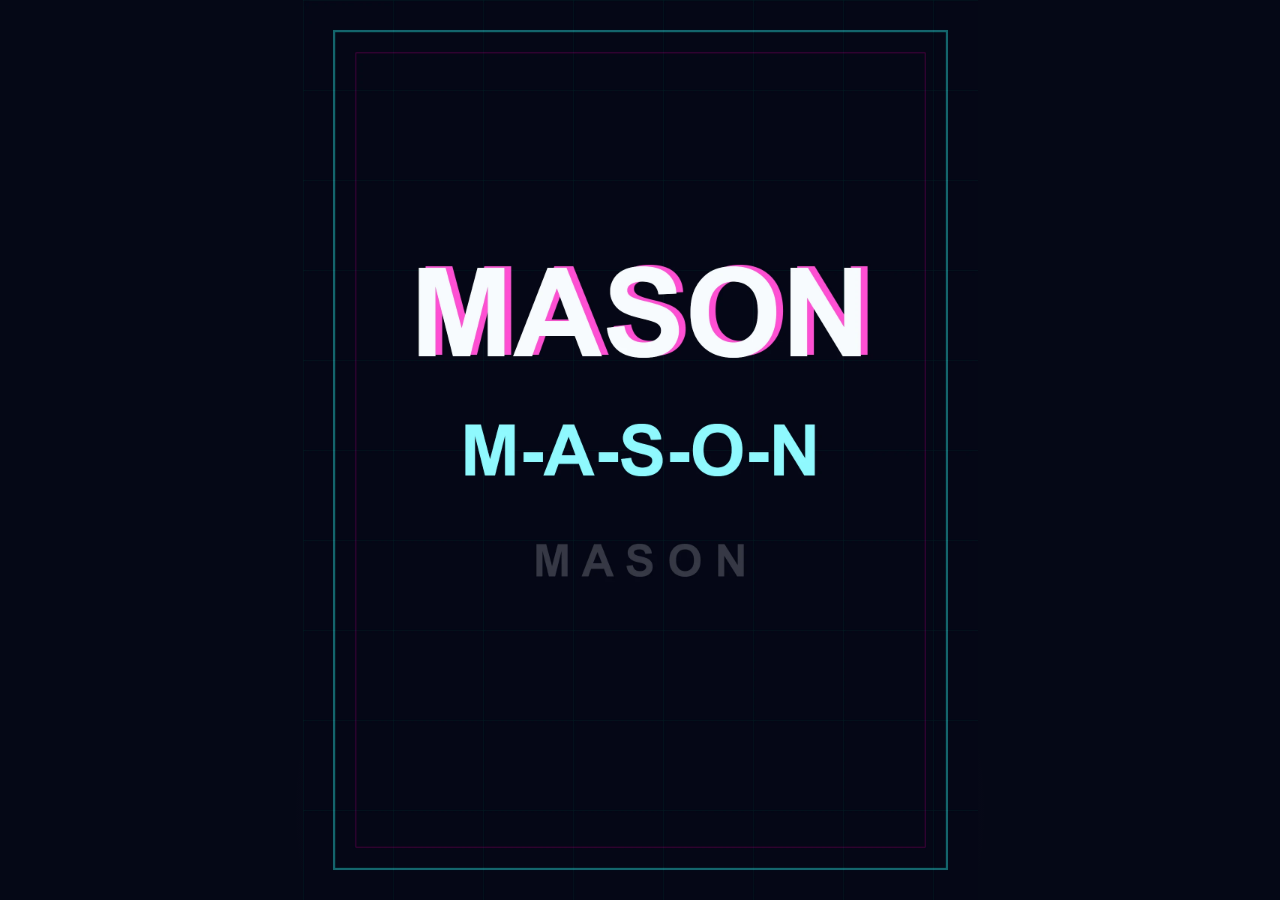
<file: mason.html>
<!DOCTYPE html>
<html lang="en">
<head>
  <meta charset="utf-8"/>
  <meta name="viewport" content="width=device-width, initial-scale=1.0"/>
  <title>Mason, M-A-S-O-N</title>
  <link rel="preconnect" href="https://fonts.googleapis.com"/>
  <link rel="preconnect" href="https://fonts.gstatic.com" crossorigin/>
  <link href="https://fonts.googleapis.com/css2?family=Space+Grotesk:wght@400;500;600;700&family=Inter:wght@400;500;600&display=swap" rel="stylesheet"/>
  <link rel="stylesheet" href="site.css"/>
</head>
<body class="poster-page">
  <main class="poster-frame">
    <img
      src="assets/mason/mason-nameplate.webp"
      alt="Mason, M-A-S-O-N"
      class="poster-image"
    />
  </main>
</body>
</html>
</file>
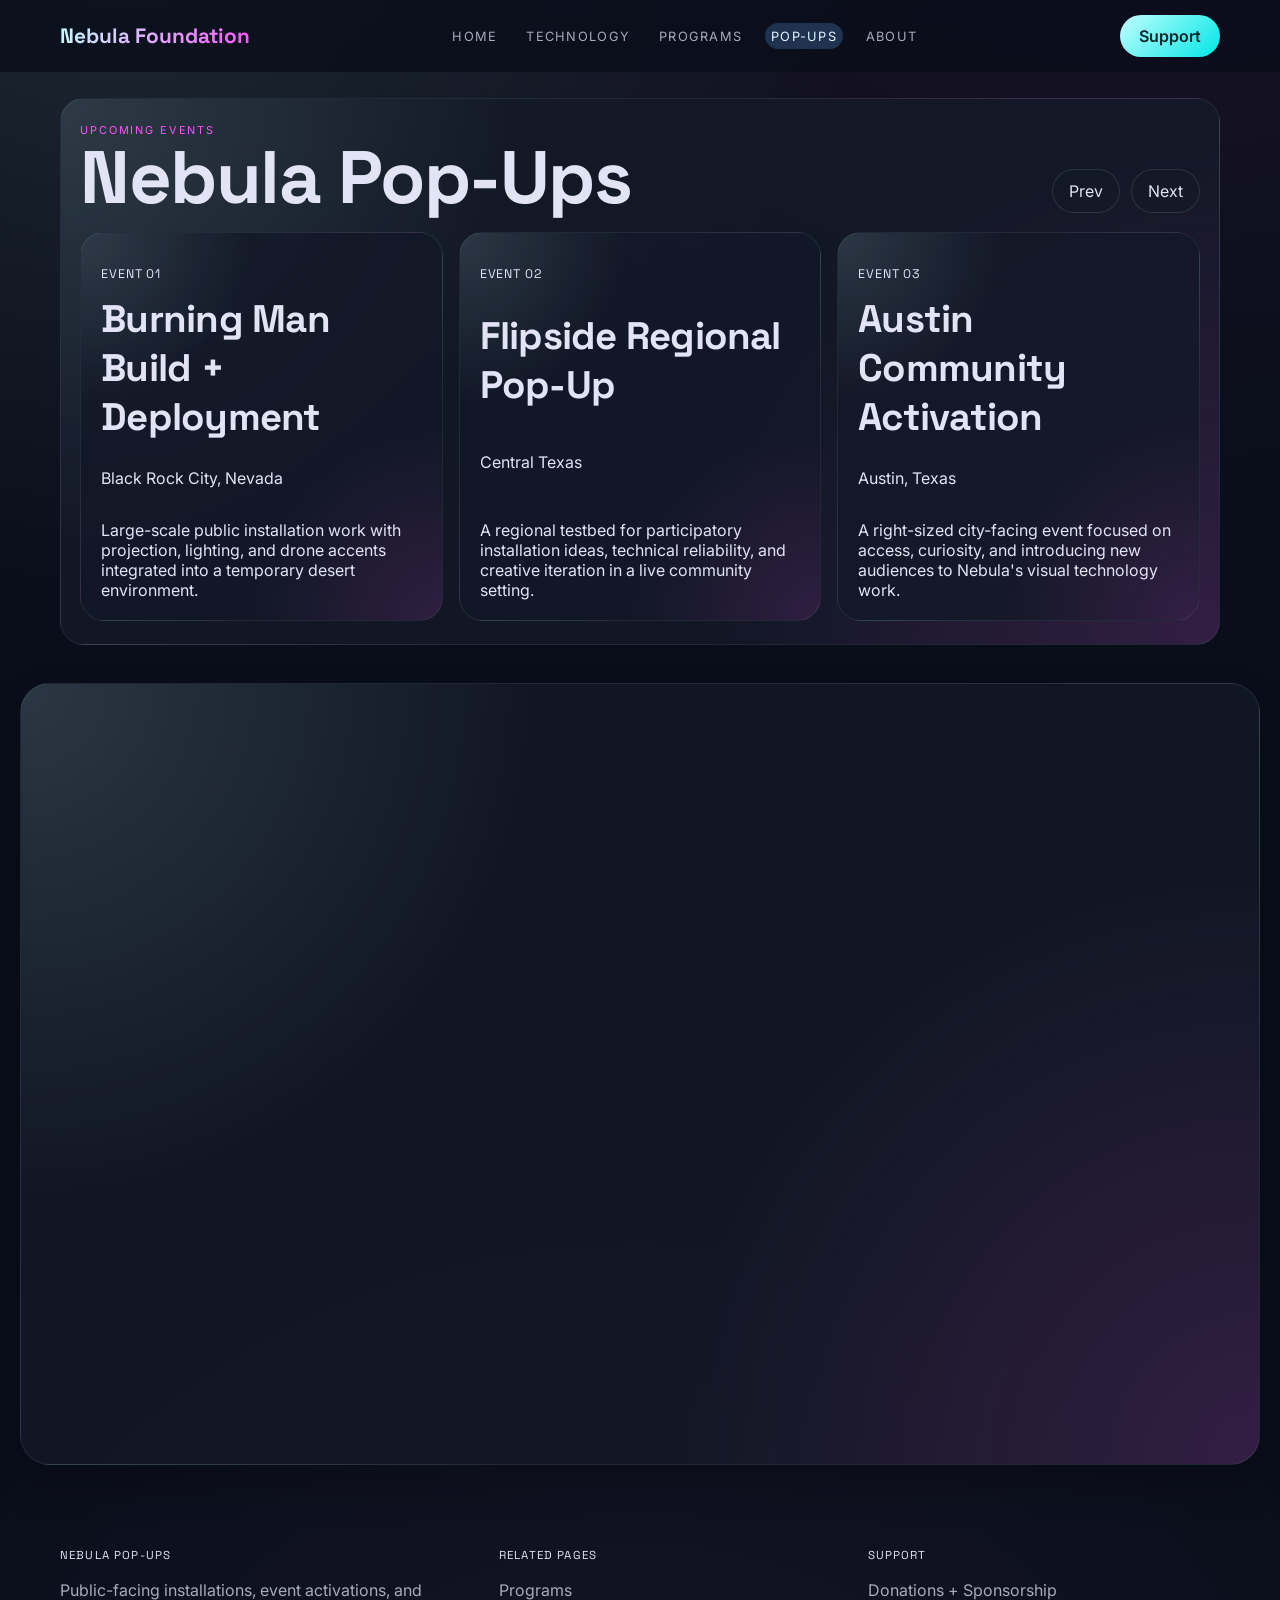
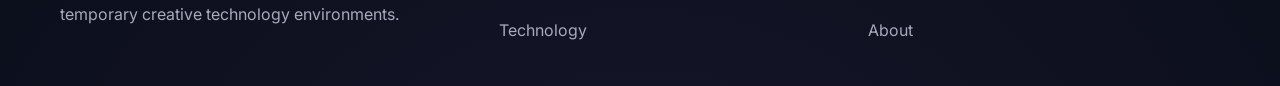
<file: showcase.html>
<!DOCTYPE html>
<html lang="en">
<head>
  <meta charset="utf-8"/>
  <meta name="viewport" content="width=device-width, initial-scale=1.0"/>
  <title>Nebula Pop-Ups | Showcase</title>
  <link rel="preconnect" href="https://fonts.googleapis.com"/>
  <link rel="preconnect" href="https://fonts.gstatic.com" crossorigin/>
  <link href="https://fonts.googleapis.com/css2?family=Space+Grotesk:wght@400;500;600;700&family=Inter:wght@400;500;600&display=swap" rel="stylesheet"/>
  <link rel="stylesheet" href="site.css"/>
</head>
<body>
  <header class="top-nav-wrap">
    <div class="site-shell">
      <nav class="top-nav">
        <a class="brand" href="index.html">Nebula Foundation</a>
        <div class="links">
          <a class="nav-link" href="index.html">Home</a>
          <a class="nav-link" href="technology.html">Technology</a>
          <a class="nav-link" href="education.html">Programs</a>
          <a class="nav-link active" href="showcase.html">Pop-Ups</a>
          <a class="nav-link" href="about.html">About</a>
        </div>
        <a class="btn btn-primary" href="about.html#support">Support</a>
      </nav>
      <div class="mobile-links">
        <a class="nav-link" href="index.html">Home</a>
        <a class="nav-link" href="technology.html">Technology</a>
        <a class="nav-link" href="education.html">Programs</a>
        <a class="nav-link active" href="showcase.html">Pop-Ups</a>
        <a class="nav-link" href="about.html">About</a>
      </div>
    </div>
  </header>

  <main class="site-shell">
    <section class="section">
      <div class="featured-video-card popups-shell">
        <div class="popups-heading-row">
          <div>
            <span class="kicker">Upcoming Events</span>
            <h1 class="popups-title">Nebula Pop-Ups</h1>
          </div>
          <div class="popups-controls" aria-label="Carousel controls">
            <button type="button" class="popups-control" data-carousel-direction="-1" aria-label="Previous events">Prev</button>
            <button type="button" class="popups-control" data-carousel-direction="1" aria-label="Next events">Next</button>
          </div>
        </div>

        <div class="popups-carousel" id="popups-carousel">
          <article class="popups-slide">
            <p class="stat">Event 01</p>
            <h2>Burning Man Build + Deployment</h2>
            <p>Black Rock City, Nevada</p>
            <p>Large-scale public installation work with projection, lighting, and drone accents integrated into a temporary desert environment.</p>
          </article>

          <article class="popups-slide">
            <p class="stat">Event 02</p>
            <h2>Flipside Regional Pop-Up</h2>
            <p>Central Texas</p>
            <p>A regional testbed for participatory installation ideas, technical reliability, and creative iteration in a live community setting.</p>
          </article>

          <article class="popups-slide">
            <p class="stat">Event 03</p>
            <h2>Austin Community Activation</h2>
            <p>Austin, Texas</p>
            <p>A right-sized city-facing event focused on access, curiosity, and introducing new audiences to Nebula's visual technology work.</p>
          </article>

          <article class="popups-slide">
            <p class="stat">Event 04</p>
            <h2>Fundraiser Showcase Night</h2>
            <p>Venue TBA</p>
            <p>An event-forward presentation designed to support fundraising, demonstrate mission alignment, and spotlight current creative systems.</p>
          </article>
        </div>
      </div>
    </section>

    <section class="section popups-video-section">
      <div class="popups-video-shell">
        <iframe
          width="560"
          height="315"
          src="https://www.youtube.com/embed/5AxZHl91OV0?si=iS6tAR7LSlJDsUoN"
          title="Nebula Pop-Ups video"
          frameborder="0"
          allow="accelerometer; autoplay; clipboard-write; encrypted-media; gyroscope; picture-in-picture; web-share"
          referrerpolicy="strict-origin-when-cross-origin"
          allowfullscreen
        ></iframe>
      </div>
    </section>
  </main>

  <footer>
    <div class="site-shell footer-wrap">
      <div>
        <div class="footer-title">Nebula Pop-Ups</div>
        <p>Public-facing installations, event activations, and temporary creative technology environments.</p>
      </div>
      <div>
        <div class="footer-title">Related Pages</div>
        <p><a href="education.html">Programs</a></p>
        <p><a href="technology.html">Technology</a></p>
      </div>
      <div>
        <div class="footer-title">Support</div>
        <p><a href="about.html#support">Donations + Sponsorship</a></p>
        <p><a href="about.html">About</a></p>
      </div>
    </div>
  </footer>

  <script>
    const carousel = document.getElementById("popups-carousel");
    const controls = document.querySelectorAll("[data-carousel-direction]");

    controls.forEach((button) => {
      button.addEventListener("click", () => {
        const direction = Number(button.dataset.carouselDirection || "0");
        const amount = carousel.clientWidth * 0.68 * direction;
        carousel.scrollBy({ left: amount, behavior: "smooth" });
      });
    });
  </script>
</body>
</html>
</file>
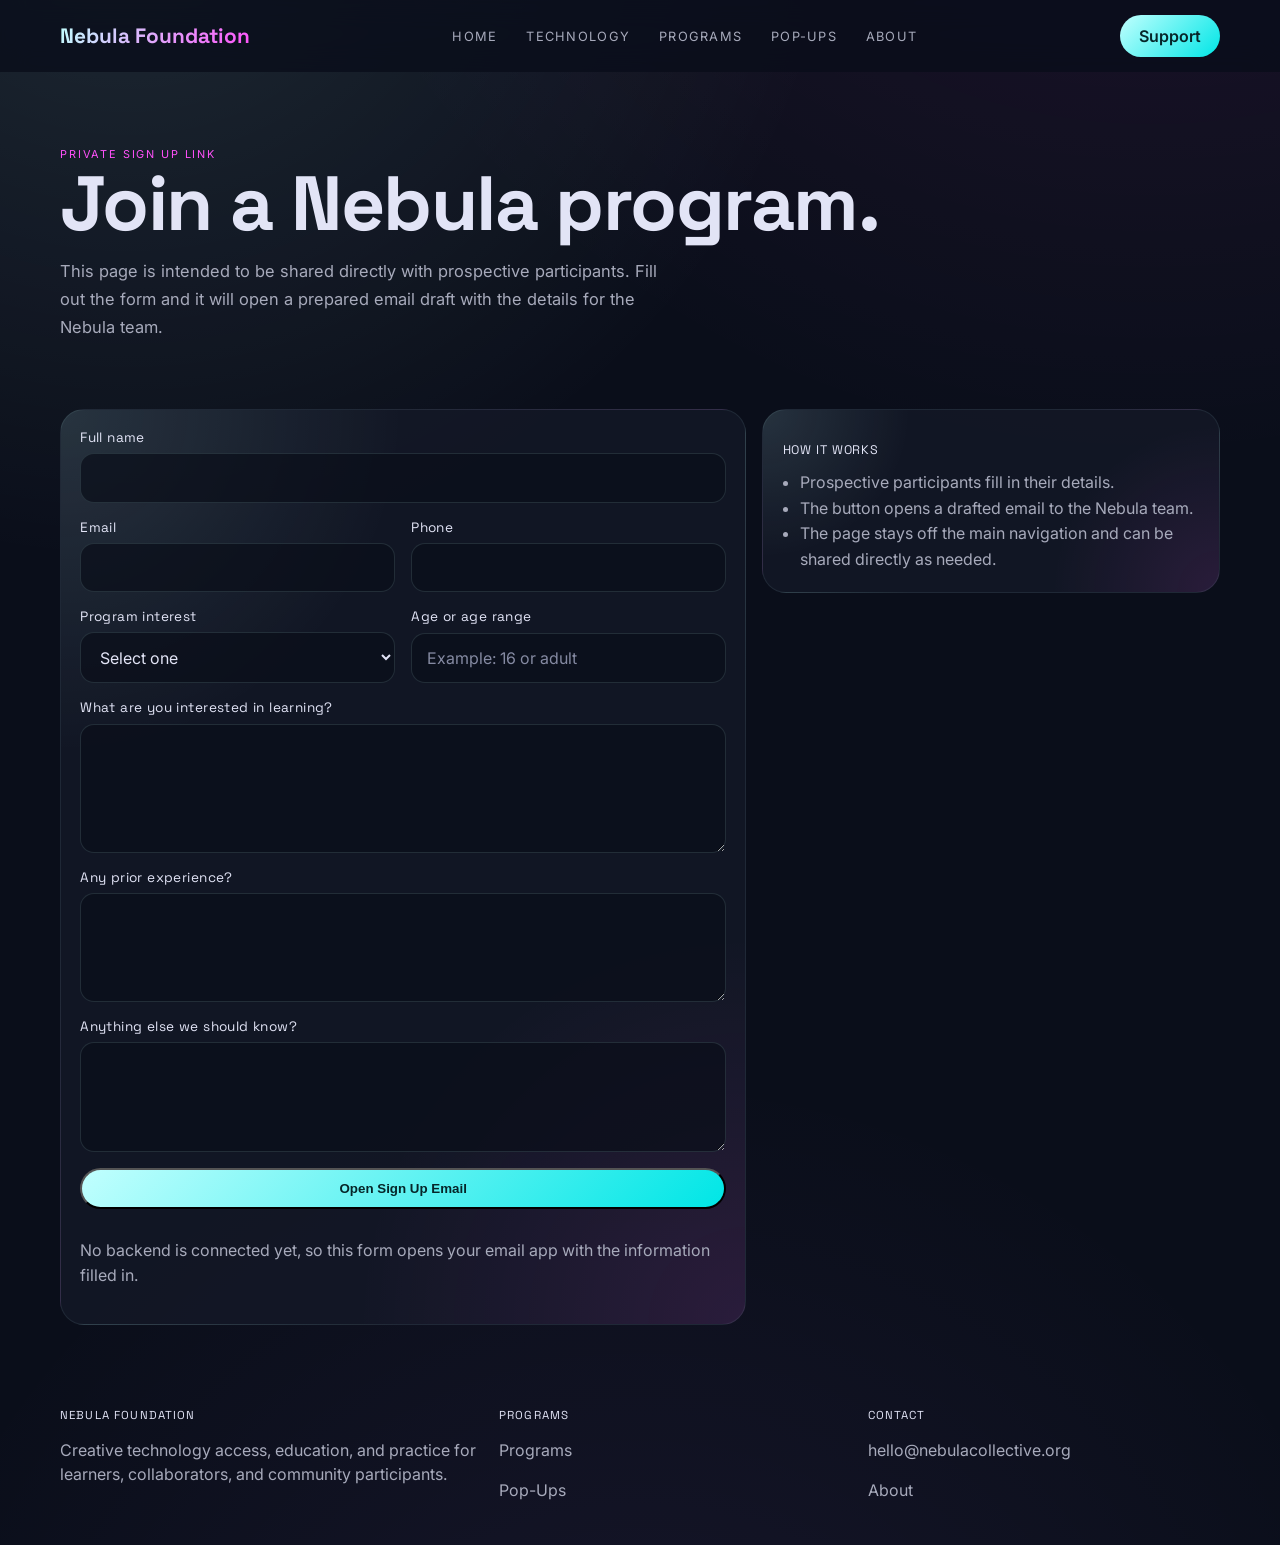
<file: signup.html>
<!DOCTYPE html>
<html lang="en">
<head>
  <meta charset="utf-8"/>
  <meta name="viewport" content="width=device-width, initial-scale=1.0"/>
  <title>Program Sign Up | Nebula Foundation</title>
  <link rel="preconnect" href="https://fonts.googleapis.com"/>
  <link rel="preconnect" href="https://fonts.gstatic.com" crossorigin/>
  <link href="https://fonts.googleapis.com/css2?family=Space+Grotesk:wght@400;500;600;700&family=Inter:wght@400;500;600&display=swap" rel="stylesheet"/>
  <link rel="stylesheet" href="site.css"/>
</head>
<body>
  <header class="top-nav-wrap">
    <div class="site-shell">
      <nav class="top-nav">
        <a class="brand" href="index.html">Nebula Foundation</a>
        <div class="links">
          <a class="nav-link" href="index.html">Home</a>
          <a class="nav-link" href="technology.html">Technology</a>
          <a class="nav-link" href="education.html">Programs</a>
          <a class="nav-link" href="showcase.html">Pop-Ups</a>
          <a class="nav-link" href="about.html">About</a>
        </div>
        <a class="btn btn-primary" href="index.html#support">Support</a>
      </nav>
      <div class="mobile-links">
        <a class="nav-link" href="index.html">Home</a>
        <a class="nav-link" href="technology.html">Technology</a>
        <a class="nav-link" href="education.html">Programs</a>
        <a class="nav-link" href="showcase.html">Pop-Ups</a>
        <a class="nav-link" href="about.html">About</a>
      </div>
    </div>
  </header>

  <main class="site-shell">
    <section class="signup-hero">
      <span class="kicker">Private Sign Up Link</span>
      <h1>Join a Nebula program.</h1>
      <p class="signup-subhead">
        This page is intended to be shared directly with prospective participants. Fill out the form and it will open a prepared email draft
        with the details for the Nebula team.
      </p>
    </section>

    <section class="section">
      <div class="signup-layout">
        <div class="signup-card">
          <form id="program-signup-form" class="signup-form">
            <div class="signup-field">
              <label for="signup-name">Full name</label>
              <input id="signup-name" name="name" type="text" required/>
            </div>

            <div class="signup-grid">
              <div class="signup-field">
                <label for="signup-email">Email</label>
                <input id="signup-email" name="email" type="email" required/>
              </div>
              <div class="signup-field">
                <label for="signup-phone">Phone</label>
                <input id="signup-phone" name="phone" type="tel"/>
              </div>
            </div>

            <div class="signup-grid">
              <div class="signup-field">
                <label for="signup-program">Program interest</label>
                <select id="signup-program" name="program" required>
                  <option value="">Select one</option>
                  <option value="Nebula Academy">Nebula Academy</option>
                  <option value="Nebula Lab">Nebula Lab</option>
                  <option value="Nebula Pop-Ups">Nebula Pop-Ups</option>
                  <option value="Not sure yet">Not sure yet</option>
                </select>
              </div>
              <div class="signup-field">
                <label for="signup-age">Age or age range</label>
                <input id="signup-age" name="age" type="text" placeholder="Example: 16 or adult"/>
              </div>
            </div>

            <div class="signup-field">
              <label for="signup-background">What are you interested in learning?</label>
              <textarea id="signup-background" name="interests" rows="5" required></textarea>
            </div>

            <div class="signup-field">
              <label for="signup-experience">Any prior experience?</label>
              <textarea id="signup-experience" name="experience" rows="4"></textarea>
            </div>

            <div class="signup-field">
              <label for="signup-notes">Anything else we should know?</label>
              <textarea id="signup-notes" name="notes" rows="4"></textarea>
            </div>

            <div class="signup-actions">
              <button type="submit" class="btn btn-primary">Open Sign Up Email</button>
              <p class="signup-note">No backend is connected yet, so this form opens your email app with the information filled in.</p>
            </div>
          </form>
        </div>

        <aside class="signup-sidecard">
          <p class="stat">How It Works</p>
          <ul>
            <li>Prospective participants fill in their details.</li>
            <li>The button opens a drafted email to the Nebula team.</li>
            <li>The page stays off the main navigation and can be shared directly as needed.</li>
          </ul>
        </aside>
      </div>
    </section>
  </main>

  <footer>
    <div class="site-shell footer-wrap">
      <div>
        <div class="footer-title">Nebula Foundation</div>
        <p>Creative technology access, education, and practice for learners, collaborators, and community participants.</p>
      </div>
      <div>
        <div class="footer-title">Programs</div>
        <p><a href="education.html">Programs</a></p>
        <p><a href="showcase.html">Pop-Ups</a></p>
      </div>
      <div>
        <div class="footer-title">Contact</div>
        <p><a href="mailto:hello@nebulacollective.org">hello@nebulacollective.org</a></p>
        <p><a href="about.html">About</a></p>
      </div>
    </div>
  </footer>

  <script>
    const signupForm = document.getElementById("program-signup-form");

    signupForm.addEventListener("submit", (event) => {
      event.preventDefault();

      const formData = new FormData(signupForm);
      const values = Object.fromEntries(formData.entries());
      const subject = `Nebula Program Sign Up: ${values.name || "New Interest"}`;
      const body = [
        `Full name: ${values.name || ""}`,
        `Email: ${values.email || ""}`,
        `Phone: ${values.phone || ""}`,
        `Program interest: ${values.program || ""}`,
        `Age or age range: ${values.age || ""}`,
        "",
        "What are you interested in learning?",
        values.interests || "",
        "",
        "Any prior experience?",
        values.experience || "",
        "",
        "Anything else we should know?",
        values.notes || ""
      ].join("\n");

      window.location.href = `mailto:hello@nebulacollective.org?subject=${encodeURIComponent(subject)}&body=${encodeURIComponent(body)}`;
    });
  </script>
</body>
</html>
</file>
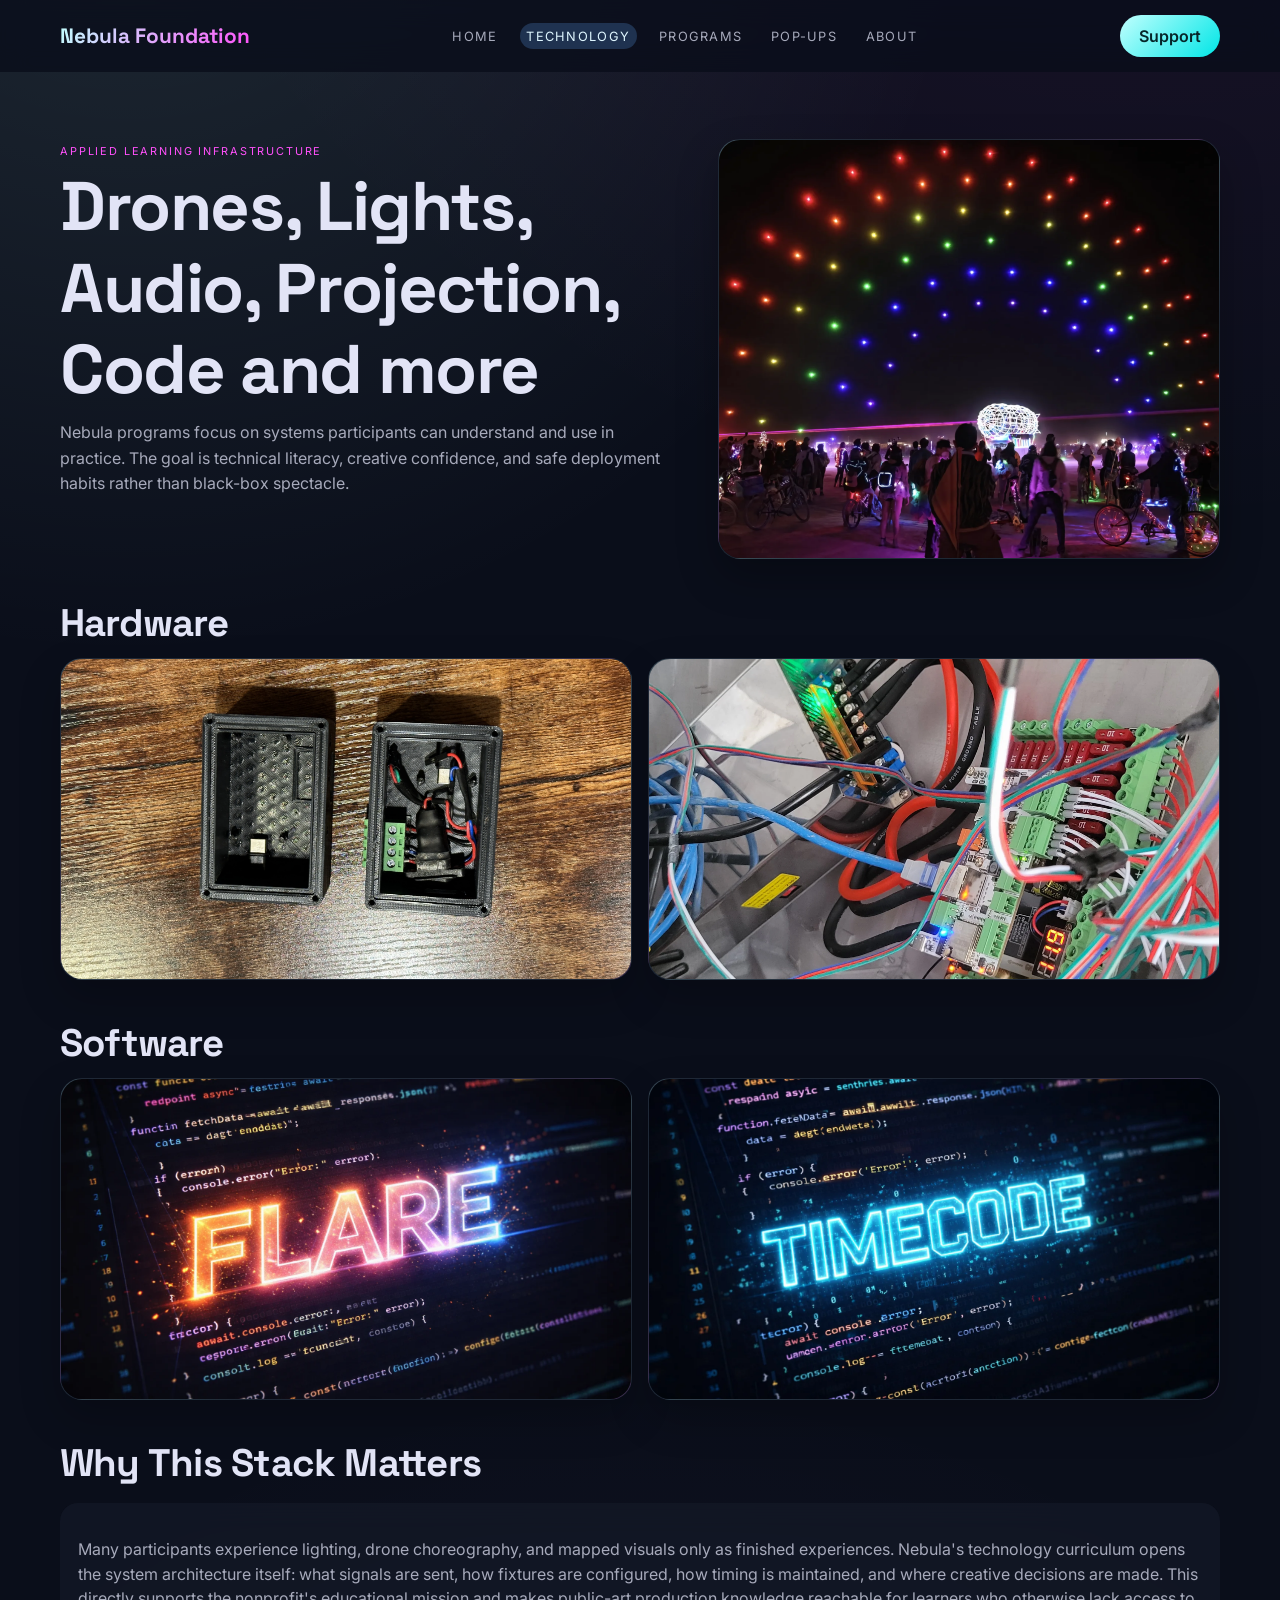
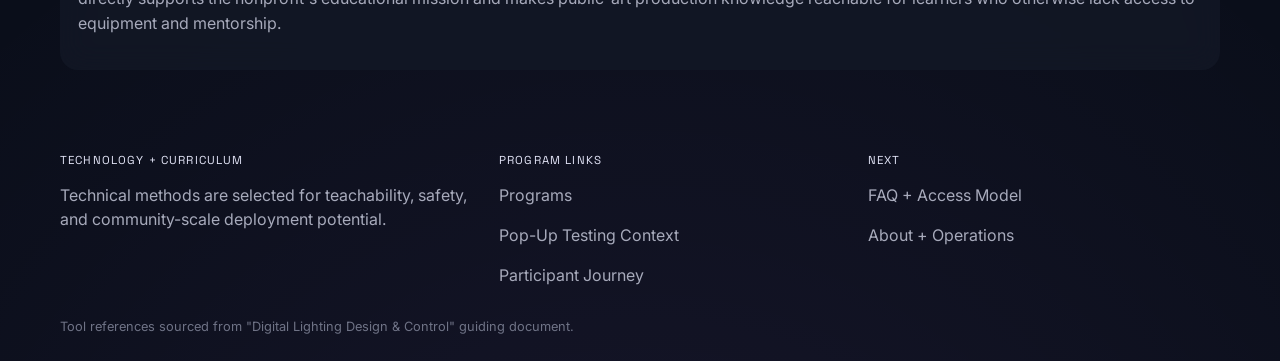
<file: technology.html>
<!DOCTYPE html>
<html lang="en">
<head>
  <meta charset="utf-8"/>
  <meta name="viewport" content="width=device-width, initial-scale=1.0"/>
  <title>Nebula Technology | Tools and Systems</title>
  <link rel="preconnect" href="https://fonts.googleapis.com"/>
  <link rel="preconnect" href="https://fonts.gstatic.com" crossorigin/>
  <link href="https://fonts.googleapis.com/css2?family=Space+Grotesk:wght@400;500;600;700&family=Inter:wght@400;500;600&display=swap" rel="stylesheet"/>
  <link rel="stylesheet" href="site.css"/>
</head>
<body>
  <header class="top-nav-wrap">
    <div class="site-shell">
      <nav class="top-nav">
        <a class="brand" href="index.html">Nebula Foundation</a>
        <div class="links">
          <a class="nav-link" href="index.html">Home</a>
          <a class="nav-link active" href="technology.html">Technology</a>
          <a class="nav-link" href="education.html">Programs</a>
          <a class="nav-link" href="showcase.html">Pop-Ups</a>
          <a class="nav-link" href="about.html">About</a>
        </div>
        <a class="btn btn-primary" href="about.html#support">Support</a>
      </nav>
      <div class="mobile-links">
        <a class="nav-link" href="index.html">Home</a>
        <a class="nav-link active" href="technology.html">Technology</a>
        <a class="nav-link" href="education.html">Programs</a>
        <a class="nav-link" href="showcase.html">Pop-Ups</a>
        <a class="nav-link" href="about.html">About</a>
      </div>
    </div>
  </header>

  <main class="site-shell">
    <section class="hero">
      <div>
        <span class="kicker">Applied Learning Infrastructure</span>
        <h1 class="tech-hero-title">
          <span>Drones, Lights,</span>
          <span>Audio, Projection,</span>
          <span>Code and more</span>
        </h1>
        <p>
          Nebula programs focus on systems participants can understand and use in practice. The goal is technical literacy,
          creative confidence, and safe deployment habits rather than black-box spectacle.
        </p>
      </div>
      <div class="hero-media tech-hero-media">
        <img src="assets/technology/auras-over-zeppelin.webp" alt="Auras over Zeppelin projection image" class="hero-image"/>
      </div>
    </section>

    <section class="section tech-gallery-section">
      <h2>Hardware</h2>
      <div class="tech-gallery">
        <figure class="tech-gallery-item">
          <img src="assets/technology/party-cube.webp" alt="Nebula party cube installation" class="tech-gallery-image"/>
          <figcaption class="tech-gallery-caption">Party Cube</figcaption>
        </figure>
        <figure class="tech-gallery-item">
          <img src="assets/technology/heart-electronics.webp" alt="Electronics and wiring for a heart installation" class="tech-gallery-image"/>
          <figcaption class="tech-gallery-caption">Heart Internals</figcaption>
        </figure>
      </div>
    </section>

    <section class="section tech-gallery-section">
      <h2>Software</h2>
      <div class="tech-gallery">
        <figure class="tech-gallery-item">
          <img src="assets/technology/flare.webp" alt="Flare software interface" class="tech-gallery-image"/>
          <figcaption class="tech-gallery-caption">Flare</figcaption>
        </figure>
        <figure class="tech-gallery-item">
          <img src="assets/technology/timecode.webp" alt="Timecode App software interface" class="tech-gallery-image"/>
          <figcaption class="tech-gallery-caption">Timecode App</figcaption>
        </figure>
      </div>
    </section>

    <section class="section">
      <h2>Why This Stack Matters</h2>
      <div class="card" style="margin-top:1rem;">
        <p>
          Many participants experience lighting, drone choreography, and mapped visuals only as finished experiences. Nebula's technology
          curriculum opens the system architecture itself: what signals are sent, how fixtures are configured, how timing is maintained,
          and where creative decisions are made. This directly supports the nonprofit's educational mission and makes public-art production
          knowledge reachable for learners who otherwise lack access to equipment and mentorship.
        </p>
      </div>
    </section>
  </main>

  <footer>
    <div class="site-shell footer-wrap">
      <div>
        <div class="footer-title">Technology + Curriculum</div>
        <p>Technical methods are selected for teachability, safety, and community-scale deployment potential.</p>
      </div>
      <div>
        <div class="footer-title">Program Links</div>
        <p><a href="education.html">Programs</a></p>
        <p><a href="showcase.html">Pop-Up Testing Context</a></p>
        <p><a href="experience.html">Participant Journey</a></p>
      </div>
      <div>
        <div class="footer-title">Next</div>
        <p><a href="learn-more.html">FAQ + Access Model</a></p>
        <p><a href="about.html">About + Operations</a></p>
      </div>
    </div>
    <div class="site-shell meta">Tool references sourced from "Digital Lighting Design &amp; Control" guiding document.</div>
  </footer>
</body>
</html>
</file>
<file: site.css>
:root {
  --bg: #0a0e1a;
  --surface: #141928;
  --surface-high: #1a1f2f;
  --surface-top: #202537;
  --text: #e2e4f6;
  --muted: #a7aabb;
  --primary: #c1fffe;
  --primary-dim: #00e6e6;
  --secondary: #ff51fa;
  --tertiary: #bf81ff;
}

* {
  box-sizing: border-box;
}

html,
body {
  margin: 0;
  padding: 0;
  background: var(--bg);
  color: var(--text);
  font-family: "Inter", sans-serif;
}

body {
  background-image:
    radial-gradient(circle at 10% -10%, rgba(193, 255, 254, 0.12), transparent 35%),
    radial-gradient(circle at 90% -30%, rgba(255, 81, 250, 0.1), transparent 40%),
    radial-gradient(circle at 50% 120%, rgba(191, 129, 255, 0.08), transparent 40%);
}

h1,
h2,
h3,
h4 {
  font-family: "Space Grotesk", sans-serif;
  letter-spacing: -0.02em;
}

a {
  color: inherit;
  text-decoration: none;
}

.site-shell {
  max-width: 1200px;
  margin: 0 auto;
  padding: 0 1.25rem;
}

.top-nav-wrap {
  position: sticky;
  top: 0;
  z-index: 30;
  backdrop-filter: blur(14px);
  background: rgba(10, 14, 26, 0.78);
}

.top-nav {
  display: flex;
  justify-content: space-between;
  align-items: center;
  min-height: 72px;
  gap: 1rem;
}

.brand {
  font-family: "Space Grotesk", sans-serif;
  font-size: 1.3rem;
  font-weight: 700;
  background: linear-gradient(120deg, var(--primary), var(--secondary));
  -webkit-background-clip: text;
  -webkit-text-fill-color: transparent;
}

.links {
  display: flex;
  gap: 1rem;
  flex-wrap: wrap;
}

.nav-link {
  color: var(--muted);
  font-size: 0.8rem;
  text-transform: uppercase;
  letter-spacing: 0.1em;
  padding: 0.35rem 0.4rem;
}

.nav-link:hover {
  color: var(--text);
}

.nav-link.active {
  color: #dff6ff;
  background: rgba(34, 55, 86, 0.9);
  border-radius: 999px;
}

.mobile-links {
  display: none;
  gap: 0.6rem;
  padding: 0 0 0.9rem;
  flex-wrap: wrap;
}

.btn {
  display: inline-flex;
  align-items: center;
  justify-content: center;
  gap: 0.5rem;
  font-weight: 600;
  padding: 0.7rem 1.2rem;
  border-radius: 999px;
}

.btn-primary {
  background: linear-gradient(135deg, var(--primary), var(--primary-dim));
  color: #062629;
}

.btn-secondary {
  color: var(--text);
  background: rgba(32, 37, 55, 0.65);
}

.hero {
  padding: 4.2rem 0 2.4rem;
  display: grid;
  grid-template-columns: 1.12fr 0.88fr;
  gap: 1.2rem;
  align-items: stretch;
}

.hero-copy {
  display: flex;
  flex-direction: column;
  justify-content: center;
}

.kicker {
  font-size: 0.68rem;
  text-transform: uppercase;
  letter-spacing: 0.17em;
  color: var(--secondary);
  margin-bottom: 0;
  display: inline-block;
}

.hero h1 {
  font-size: clamp(2.2rem, 5.6vw, 4.3rem);
  margin: 0;
  line-height: 0.95;
}

.hero .home-hero-title {
  font-size: clamp(2.8rem, 7vw, 5.5rem);
  line-height: 1;
  margin-top: 0.375em;
  margin-bottom: 0.375em;
}

.hero .home-hero-title span {
  display: block;
}

.hero .home-hero-title span + span {
  margin-top: 0.375em;
}

.hero .home-hero-title .hero-word {
  display: block;
  transition: color 180ms ease;
  cursor: pointer;
}

.hero .home-hero-title .hero-word.is-hovering {
  will-change: transform, color;
}

.hero .tech-hero-title {
  line-height: 1;
  margin-top: 0.1875em;
  margin-bottom: 0.1875em;
}

.hero .tech-hero-title span {
  display: block;
}

.hero .tech-hero-title span + span {
  margin-top: 0.1875em;
}

.tech-hero-media {
  min-height: 380px;
  height: 380px;
}

.hero p {
  color: var(--muted);
  line-height: 1.6;
  max-width: 62ch;
}

.hero-media {
  min-height: 420px;
  border-radius: 22px;
  overflow: hidden;
  border: 1px solid rgba(193, 255, 254, 0.08);
  background:
    radial-gradient(circle at top left, rgba(193, 255, 254, 0.18), transparent 28%),
    radial-gradient(circle at bottom right, rgba(255, 81, 250, 0.18), transparent 34%),
    rgba(20, 25, 40, 0.72);
  box-shadow: 0 18px 40px rgba(0, 0, 0, 0.28);
}

.hero-image {
  display: block;
  width: 100%;
  height: 100%;
  object-fit: cover;
  object-position: center;
}

.featured-video-section {
  padding-top: 0.2rem;
}

.featured-video-card {
  display: grid;
  grid-template-columns: 1.15fr 0.85fr;
  gap: 1rem;
  background:
    radial-gradient(circle at top left, rgba(193, 255, 254, 0.14), transparent 35%),
    radial-gradient(circle at bottom right, rgba(255, 81, 250, 0.14), transparent 40%),
    rgba(20, 25, 40, 0.8);
  border: 1px solid rgba(193, 255, 254, 0.08);
  border-radius: 24px;
  padding: 1.2rem;
  overflow: hidden;
}

.featured-video-layout {
  display: grid;
  grid-template-columns: 1.15fr 0.85fr;
  gap: 1rem;
}

.program-buckets-shell {
  display: block;
}

.featured-video-copy {
  display: flex;
  flex-direction: column;
  justify-content: center;
}

.featured-video-copy .kicker {
  margin-bottom: 0.4rem;
}

.featured-video-actions {
  margin-top: 1rem;
}

.featured-video-spacer {
  height: 1.25rem;
}

.featured-video-embed {
  min-height: 280px;
  border-radius: 20px;
  position: relative;
  overflow: hidden;
  background:
    linear-gradient(180deg, rgba(10, 14, 26, 0.1), rgba(10, 14, 26, 0.88)),
    radial-gradient(circle at 30% 20%, rgba(193, 255, 254, 0.24), transparent 20%),
    radial-gradient(circle at 70% 30%, rgba(255, 81, 250, 0.18), transparent 24%),
    linear-gradient(135deg, #362113, #120f1c 55%, #08141d);
  border: 1px solid rgba(255, 255, 255, 0.06);
}

.featured-video-embed iframe {
  display: block;
  width: 100%;
  height: 100%;
  min-height: 280px;
  border: 0;
}

.popups-heading-row {
  display: flex;
  justify-content: space-between;
  align-items: end;
  gap: 1rem;
  margin-bottom: 1.2rem;
}

.popups-title {
  margin: 0.3rem 0 0;
  font-size: clamp(2.3rem, 5.8vw, 4.8rem);
  line-height: 0.95;
}

.popups-controls {
  display: flex;
  gap: 0.7rem;
}

.popups-control {
  appearance: none;
  border: 1px solid rgba(193, 255, 254, 0.12);
  background: rgba(20, 25, 40, 0.82);
  color: var(--text);
  padding: 0.7rem 1rem;
  border-radius: 999px;
  font: inherit;
  cursor: pointer;
}

.popups-carousel {
  display: grid;
  grid-auto-flow: column;
  grid-auto-columns: calc((100% - 2rem) / 3);
  gap: 1rem;
  overflow-x: auto;
  scroll-snap-type: x mandatory;
  scrollbar-width: none;
  padding-bottom: 0.2rem;
}

.popups-shell {
  display: block;
}

.popups-carousel::-webkit-scrollbar {
  display: none;
}

.popups-slide {
  scroll-snap-align: start;
  min-height: 360px;
  padding: 1.25rem;
  border-radius: 24px;
  background:
    radial-gradient(circle at top left, rgba(193, 255, 254, 0.14), transparent 32%),
    radial-gradient(circle at bottom right, rgba(255, 81, 250, 0.12), transparent 36%),
    rgba(20, 25, 40, 0.84);
  border: 1px solid rgba(193, 255, 254, 0.08);
  display: flex;
  flex-direction: column;
  justify-content: space-between;
}

.popups-slide h2 {
  margin: 0.2rem 0 0.7rem;
  font-size: clamp(1.35rem, 2.5vw, 2rem);
}

.popups-slide p:last-child {
  margin-bottom: 0;
}

.popups-video-section {
  padding-top: 1.1rem;
}

.popups-video-shell {
  width: min(100vw - 2.5rem, 1400px);
  margin-left: calc(50% - min(100vw - 2.5rem, 1400px) / 2);
  margin-right: calc(50% - min(100vw - 2.5rem, 1400px) / 2);
  border-radius: 30px;
  overflow: hidden;
  border: 1px solid rgba(193, 255, 254, 0.08);
  background:
    radial-gradient(circle at top left, rgba(193, 255, 254, 0.14), transparent 35%),
    radial-gradient(circle at bottom right, rgba(255, 81, 250, 0.14), transparent 40%),
    rgba(20, 25, 40, 0.82);
  box-shadow: 0 18px 40px rgba(0, 0, 0, 0.24);
}

.popups-video-shell iframe {
  display: block;
  width: 100%;
  aspect-ratio: 16 / 6.8;
  min-height: 780px;
  border: 0;
}

.about-hero {
  padding: 4.4rem 0 1.8rem;
  max-width: 980px;
}

.about-hero h1 {
  margin: 0;
  font-size: clamp(2.3rem, 5.6vw, 4.8rem);
  line-height: 0.94;
  max-width: 14ch;
}

.about-subhead {
  margin: 1.1rem 0 0;
  max-width: 68ch;
  color: var(--muted);
  font-size: 1.05rem;
  line-height: 1.7;
}

.about-grid {
  display: grid;
  gap: 1rem;
}

.about-person {
  display: grid;
  grid-template-columns: 320px 1fr;
  gap: 1rem;
  align-items: stretch;
  padding: 1rem;
  border-radius: 24px;
  background:
    radial-gradient(circle at top left, rgba(193, 255, 254, 0.12), transparent 28%),
    radial-gradient(circle at bottom right, rgba(255, 81, 250, 0.1), transparent 32%),
    rgba(20, 25, 40, 0.8);
  border: 1px solid rgba(193, 255, 254, 0.08);
}

.about-photo-slot {
  min-height: 300px;
  border-radius: 18px;
  overflow: hidden;
  border: 1px solid rgba(193, 255, 254, 0.16);
  background: rgba(20, 25, 40, 0.9);
}

.about-photo {
  display: block;
  width: 100%;
  height: 100%;
  min-height: 300px;
  object-fit: cover;
  object-position: center;
}

.about-bio {
  display: flex;
  flex-direction: column;
  justify-content: center;
  padding: 0.25rem 0.4rem;
}

.about-bio h2 {
  margin: 0.2rem 0 0.7rem;
}

.about-bio p:last-child {
  margin-bottom: 0;
}

.signup-hero {
  padding: 4.4rem 0 1.6rem;
  max-width: 900px;
}

.signup-hero h1 {
  margin: 0.3rem 0 0;
  font-size: clamp(2.4rem, 6vw, 4.8rem);
  line-height: 0.96;
}

.signup-subhead {
  max-width: 62ch;
  color: var(--muted);
  line-height: 1.7;
  font-size: 1.03rem;
}

.signup-layout {
  display: grid;
  grid-template-columns: minmax(0, 1.2fr) minmax(260px, 0.8fr);
  gap: 1rem;
  align-items: start;
}

.signup-card,
.signup-sidecard {
  background:
    radial-gradient(circle at top left, rgba(193, 255, 254, 0.12), transparent 30%),
    radial-gradient(circle at bottom right, rgba(255, 81, 250, 0.1), transparent 34%),
    rgba(20, 25, 40, 0.82);
  border: 1px solid rgba(193, 255, 254, 0.08);
  border-radius: 24px;
  padding: 1.2rem;
}

.signup-form {
  display: grid;
  gap: 1rem;
}

.signup-grid {
  display: grid;
  grid-template-columns: repeat(2, minmax(0, 1fr));
  gap: 1rem;
}

.signup-field {
  display: grid;
  gap: 0.45rem;
}

.signup-field label {
  font-family: "Space Grotesk", sans-serif;
  font-size: 0.85rem;
  letter-spacing: 0.03em;
  color: var(--text);
}

.signup-field input,
.signup-field select,
.signup-field textarea {
  width: 100%;
  border: 1px solid rgba(193, 255, 254, 0.12);
  border-radius: 14px;
  background: rgba(10, 14, 26, 0.72);
  color: var(--text);
  padding: 0.85rem 0.95rem;
  font: inherit;
  resize: vertical;
}

.signup-field input::placeholder,
.signup-field textarea::placeholder {
  color: #858aa2;
}

.signup-field input:focus,
.signup-field select:focus,
.signup-field textarea:focus {
  outline: 2px solid rgba(193, 255, 254, 0.25);
  border-color: rgba(193, 255, 254, 0.32);
}

.signup-actions {
  display: grid;
  gap: 0.8rem;
}

.signup-note,
.signup-sidecard li {
  color: var(--muted);
  line-height: 1.6;
}

.signup-sidecard ul {
  margin: 0.75rem 0 0;
  padding-left: 1.1rem;
}

.tech-gallery-section {
  padding-top: 0.4rem;
}

.hero + .tech-gallery-section {
  padding-top: 0;
}

.tech-gallery {
  display: grid;
  grid-template-columns: repeat(2, minmax(0, 1fr));
  gap: 1rem;
}

.tech-gallery-item {
  margin: 0;
  aspect-ratio: 16 / 9;
  border-radius: 22px;
  position: relative;
  overflow: hidden;
  border: 1px solid rgba(193, 255, 254, 0.08);
  background:
    radial-gradient(circle at top left, rgba(193, 255, 254, 0.14), transparent 28%),
    radial-gradient(circle at bottom right, rgba(255, 81, 250, 0.12), transparent 32%),
    rgba(20, 25, 40, 0.8);
  box-shadow: 0 18px 40px rgba(0, 0, 0, 0.22);
}

.tech-gallery-image {
  display: block;
  width: 100%;
  height: 100%;
  object-fit: cover;
  object-position: center;
  transform: scale(1);
  transition:
    transform 220ms ease,
    filter 220ms ease;
}

.tech-gallery-item:hover .tech-gallery-image {
  transform: scale(1.04);
  filter: brightness(0.68);
}

.tech-gallery-caption {
  position: absolute;
  inset: auto 1.2rem 1.1rem 1.2rem;
  margin: 0;
  color: #f3fbff;
  font-family: "Space Grotesk", sans-serif;
  font-size: clamp(1.1rem, 2.1vw, 1.6rem);
  letter-spacing: 0.04em;
  opacity: 0;
  transform: translateY(10px);
  transition:
    opacity 220ms ease,
    transform 220ms ease;
  pointer-events: none;
}

.tech-gallery-item:hover .tech-gallery-caption {
  opacity: 1;
  transform: translateY(0);
}

.section {
  padding: 1.6rem 0 0.8rem;
}

.section h2 {
  margin: 0 0 0.7rem;
  font-size: clamp(1.5rem, 3.3vw, 2.4rem);
}

.section-intro {
  color: var(--muted);
  margin: 0;
  max-width: 780px;
  line-height: 1.6;
}

.grid {
  display: grid;
  gap: 1rem;
}

.grid-3 {
  grid-template-columns: repeat(3, minmax(0, 1fr));
}

.grid-2 {
  grid-template-columns: repeat(2, minmax(0, 1fr));
}

.card {
  background: rgba(20, 25, 40, 0.72);
  border-radius: 18px;
  padding: 1.1rem;
  backdrop-filter: blur(14px);
  position: relative;
}

.card-link {
  display: block;
}

.card h3,
.card h4 {
  margin: 0 0 0.4rem;
}

.card p,
.card li {
  color: var(--muted);
  line-height: 1.55;
}

.card ul {
  margin: 0.6rem 0 0;
  padding-left: 1.1rem;
}

.program-buckets .card {
  background:
    radial-gradient(circle at top left, rgba(193, 255, 254, 0.08), transparent 34%),
    linear-gradient(180deg, rgba(30, 38, 58, 0.96), rgba(18, 24, 40, 0.92));
  transition:
    background 220ms ease,
    border-color 220ms ease,
    box-shadow 220ms ease,
    transform 220ms ease;
  border: 1px solid transparent;
}

.program-buckets .card:hover {
  background:
    radial-gradient(circle at top left, rgba(193, 255, 254, 0.16), transparent 36%),
    rgba(34, 55, 86, 0.9);
  border-color: rgba(193, 255, 254, 0.22);
  box-shadow: 0 18px 36px rgba(12, 22, 42, 0.28);
  transform: translateY(-2px);
}

.program-overview .card .stat {
  font-family: "Inter", sans-serif;
  font-size: 0.68rem;
  text-transform: uppercase;
  letter-spacing: 0.17em;
  color: var(--secondary);
  margin: 0 0 0.9rem;
  display: inline-block;
  line-height: 1;
}

.program-overview h2 {
  font-family: "Space Grotesk", sans-serif;
  font-size: 0.78rem;
  letter-spacing: 0.07em;
  text-transform: uppercase;
  margin: 0 0 0.85rem;
}

.program-overview-stack .card {
  background:
    radial-gradient(circle at top left, rgba(193, 255, 254, 0.08), transparent 34%),
    linear-gradient(180deg, rgba(30, 38, 58, 0.96), rgba(18, 24, 40, 0.92));
}

.programs-top {
  display: grid;
  grid-template-columns: minmax(0, 1fr) minmax(320px, 0.88fr);
  gap: 1rem;
  align-items: stretch;
  margin-top: 0.2rem;
}

.program-overview-stack {
  display: grid;
  gap: 1rem;
}

.programs-image-panel {
  min-height: 100%;
  border-radius: 22px;
  overflow: hidden;
  border: 1px solid rgba(193, 255, 254, 0.08);
  background:
    radial-gradient(circle at top left, rgba(193, 255, 254, 0.18), transparent 28%),
    radial-gradient(circle at bottom right, rgba(255, 81, 250, 0.18), transparent 34%),
    rgba(20, 25, 40, 0.72);
  box-shadow: 0 18px 40px rgba(0, 0, 0, 0.28);
}

.programs-image {
  display: block;
  width: 100%;
  height: 100%;
  min-height: 100%;
  object-fit: cover;
  object-position: center;
}


.bucket-icon {
  position: absolute;
  top: 0.95rem;
  right: 1rem;
  display: inline-flex;
  align-items: center;
  justify-content: center;
  color: var(--primary);
  font-size: 1.35rem;
  line-height: 1;
}

.stat {
  color: var(--text);
  font-size: 0.78rem;
  letter-spacing: 0.07em;
  text-transform: uppercase;
  font-family: "Space Grotesk", sans-serif;
}

.timeline {
  display: grid;
  gap: 0.8rem;
}

.timeline .row {
  display: grid;
  grid-template-columns: 130px 1fr;
  gap: 0.8rem;
  background: rgba(20, 25, 40, 0.72);
  border-radius: 14px;
  padding: 0.95rem;
}

.timeline .year {
  font-family: "Space Grotesk", sans-serif;
  color: var(--primary);
  font-weight: 700;
}

footer {
  margin-top: 2.2rem;
  padding: 2.2rem 0 1.7rem;
}

.footer-wrap {
  display: grid;
  grid-template-columns: 1.2fr 1fr 1fr;
  gap: 1rem;
}

.footer-wrap p,
.footer-wrap a {
  color: var(--muted);
  line-height: 1.5;
}

.footer-title {
  text-transform: uppercase;
  letter-spacing: 0.1em;
  font-size: 0.72rem;
  color: var(--text);
  margin-bottom: 0.45rem;
  font-family: "Space Grotesk", sans-serif;
}

.meta {
  margin-top: 1rem;
  color: #6f7386;
  font-size: 0.8rem;
}

@media (max-width: 900px) {
  .hero,
  .about-person,
  .programs-top,
  .signup-layout,
  .signup-grid,
  .tech-gallery,
  .featured-video-layout,
  .featured-video-card,
  .grid-3,
  .grid-2,
  .footer-wrap {
    grid-template-columns: 1fr;
  }

  .popups-heading-row {
    align-items: start;
    flex-direction: column;
  }

  .popups-carousel {
    grid-auto-columns: 85%;
  }

  .popups-video-shell iframe {
    min-height: 440px;
  }

  .links {
    display: none;
  }

  .mobile-links {
    display: flex;
  }

  .timeline .row {
    grid-template-columns: 1fr;
  }
}

.poster-page {
  min-height: 100vh;
  background:
    radial-gradient(circle at 50% 10%, rgba(142, 249, 255, 0.12), transparent 30%),
    radial-gradient(circle at 50% 90%, rgba(255, 79, 212, 0.1), transparent 34%),
    #050816;
  display: grid;
  place-items: center;
}

.poster-frame {
  width: min(100vw, 75vh);
  height: 100vh;
  display: grid;
  place-items: center;
  padding: 0;
}

.poster-image {
  display: block;
  width: 100%;
  height: 100%;
  object-fit: contain;
}

@media (max-width: 900px) {
  .poster-frame {
    width: 100vw;
  }
}
</file>
